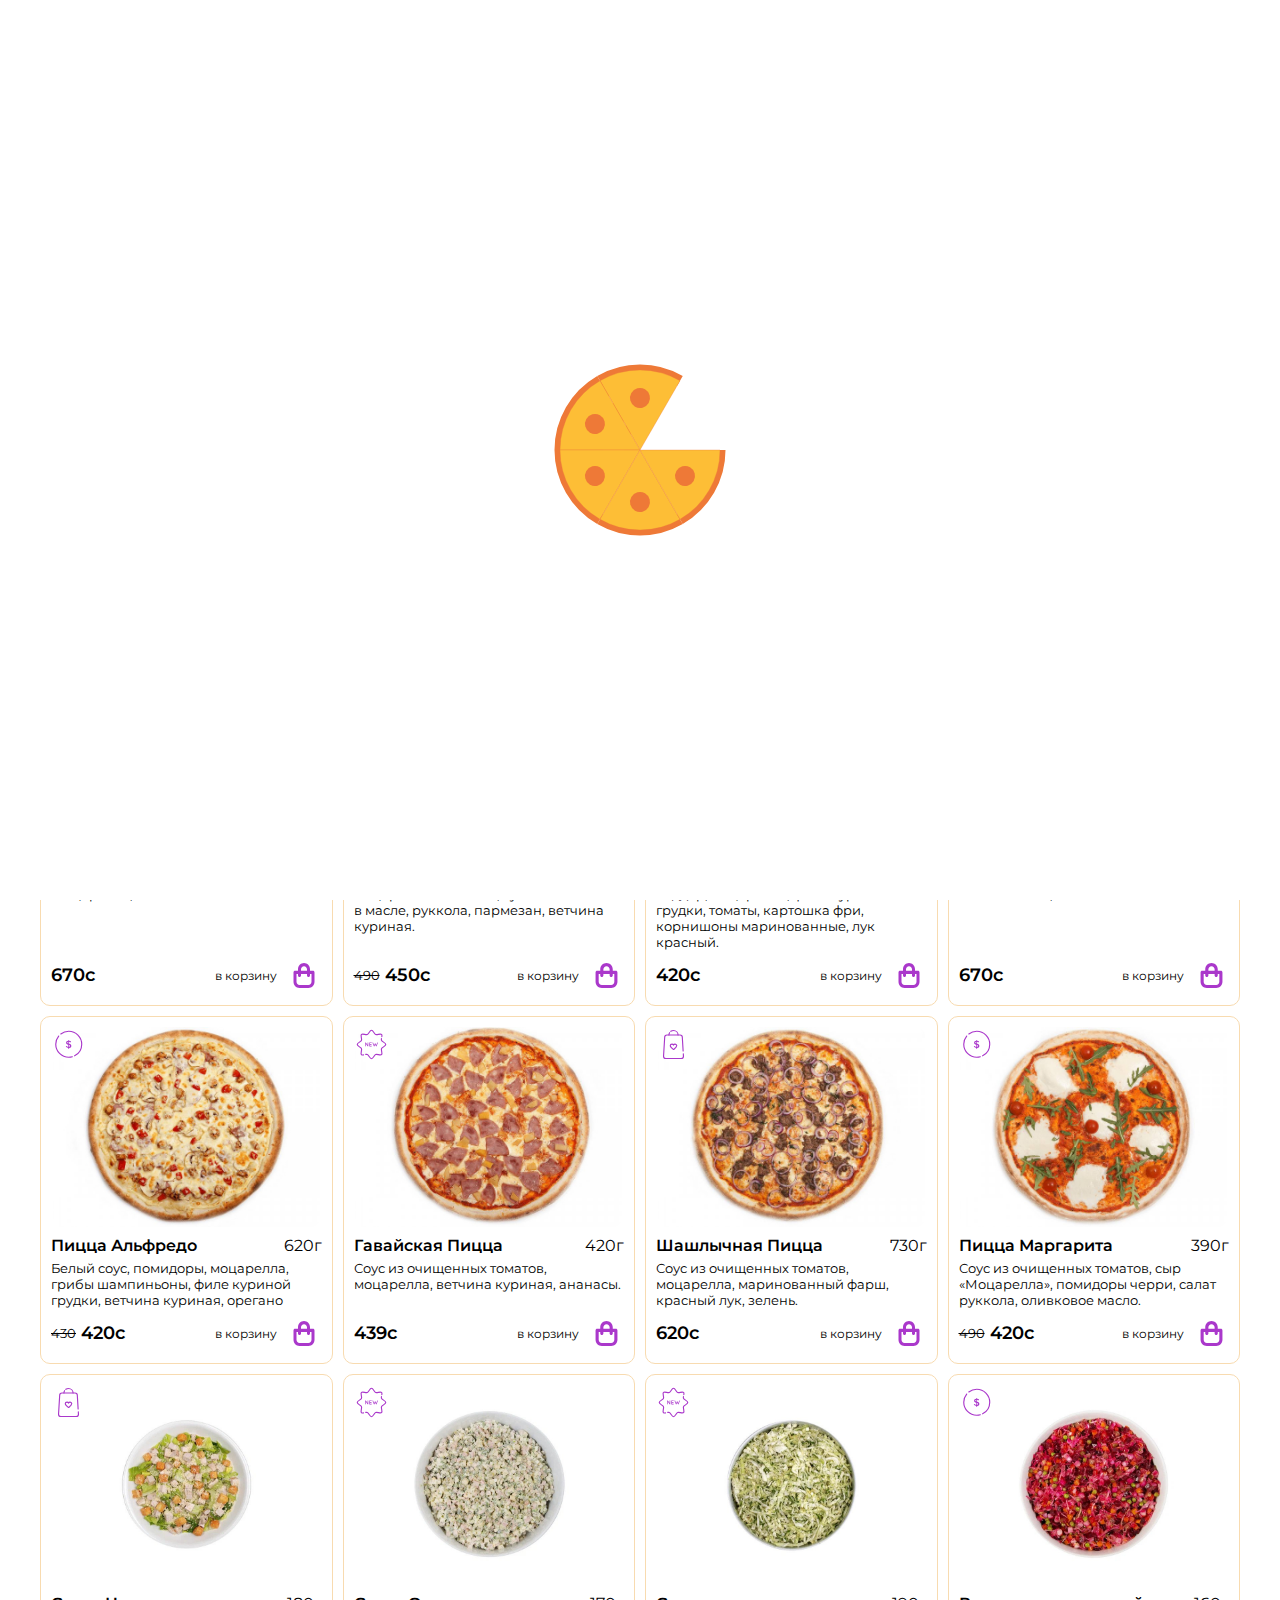
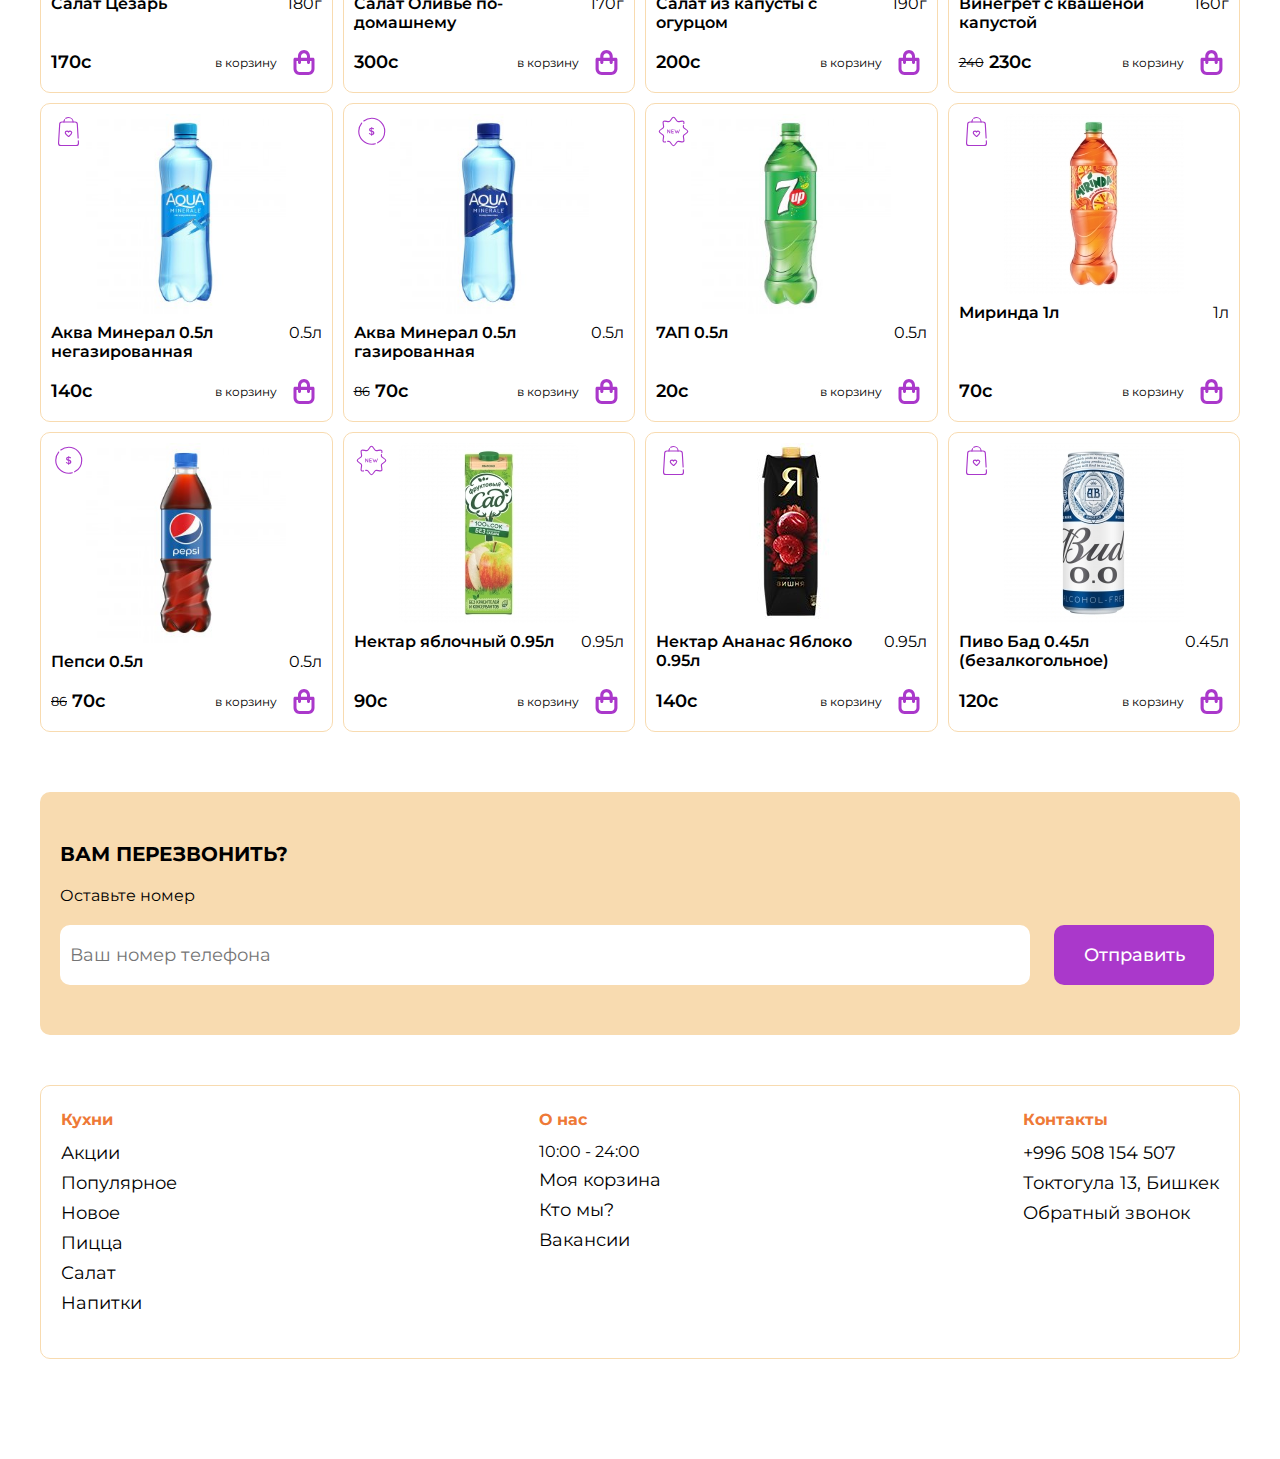
<file: index.html>
<!DOCTYPE html>
<html lang="en">

<head>
    <meta charset="UTF-8">
    <meta name="viewport" content="width=device-width, initial-scale=1.0">
    <link rel="shortcut icon" type="image/png" href="./content/icons/logo.svg">
    <title>pizpizza</title>
    <link rel="stylesheet" href="./assets/css/glide.core.min.css">
    <link rel="stylesheet" href="./assets/css/glide.theme.min.css">
    <link rel="stylesheet" href="./assets/css/base.css">
    <link rel="stylesheet" href="./assets/css/index.css">
</head>

<body class="scrollable">

    <div class="preloader">
        <canvas id="pizza"></canvas>
    </div>

    <nav>
        <a href="./index.html" class="logo">
            <img src="./content/icons/logo.svg" alt="">
        </a>
        <a href="./cart.html" class="cart_btn">
            <span class="total_count"></span>
            <img src="./content/icons/cart.svg" alt="cart">
        </a>
        <div class="call_btn">
            <div class="call_block">
                <span class="call"><img src="./content/icons/call_btn.svg" alt="mobile"></span>
                <div class="networks">
                    <a href="tel:+996508154507"><img src="./content/icons/call.svg" alt="phone"></a>
                    <a href="mailto:khantorot@gmail.com"><img src="./content/icons/mail.svg" alt="mail"></a>
                    <a href="https://wa.me/+996508154507?text=Привет%20хочу%piz%20pizza" target="_blank"><img
                            src="./content/icons/whatsapp.svg" alt="whatsapp"></a>
                </div>
            </div>
        </div>
        <div class="menu_btn"><span></span></div>
        <div class="menu">
            <div class="menu_catolog_list">
                <a href="#catolog_list" class="catolog_elem" data-name="discount">Акции</a>
                <a href="#catolog_list" class="catolog_elem" data-name="popular">Популярное</a>
                <a href="#catolog_list" class="catolog_elem" data-name="new">Новое</a>
                <a href="#catolog_list" class="catolog_elem" data-name="pizza">Пицца</a>
                <a href="#catolog_list" class="catolog_elem" data-name="salad">Салат</a>
                <a href="#catolog_list" class="catolog_elem" data-name="drink">Напитки</a>
            </div>
            <div class="menu_contact_list">
                <p>10:00 - 24:00 | Пн - Вс</p>
                <a href="tel:+996508154507">+996 508 154 507</a>
                <a href="./cart.html">Корзина</a>
                <a href="./about.html">Кто мы?</a>
                <a href="https://2gis.kg/bishkek/search/%D0%A2%D0%BE%D0%BA%D1%82%D0%BE%D0%B3%D1%83%D0%BB%D0%B0%2013%2C%20%D0%91%D0%B8%D1%88%D0%BA%D0%B5%D0%BA?m=74.461443%2C42.866294%2F15.67" target="_blank">Токтогула 13, Бишкек</a>
                <a href="#callback_anchor">Обратный звонок</a>
            </div>
        </div>
    </nav>
    <div class="container">
        <header>
            <div class="glide_banner">
                <div class="glide__track" data-glide-el="track">
                    <ul class="glide__slides">
                        <li class="glide__slide">
                            <div class="banner">
                                <img src="./content/images/glide.jpg" alt="slide">
                            </div>
                        </li>
                        <li class="glide__slide">
                            <div class="banner">
                                <img src="./content/images/glde1.jpg" alt="slide">
                            </div>
                        </li>
                        <li class="glide__slide">
                            <div class="banner">
                                <img src="./content/images/glide2.jpg" alt="slide">
                            </div>
                        </li>
                    </ul>
                </div>
            </div>
        </header>
        <section class="catolog_content">
            <a name="catolog_list" id="catolog_list"></a>
            <div class="catolog_list">
                <a href="#catolog_list" class="catolog_elem" data-name="all">Все</a>
                <a href="#catolog_list" class="catolog_elem" data-name="discount">Акции</a>
                <a href="#catolog_list" class="catolog_elem" data-name="popular">Популярное</a>
                <a href="#catolog_list" class="catolog_elem" data-name="new">Новое</a>
                <a href="#catolog_list" class="catolog_elem" data-name="pizza">Пицца</a>
                <a href="#catolog_list" class="catolog_elem" data-name="salad">Салат</a>
                <a href="#catolog_list" class="catolog_elem" data-name="drink">Напитки</a>
            </div>
        </section>
        <section class="product_section">
            <h2 class="product_title"></h2>
            <div class="product_container"></div>
        </section>
        <section class="callback_section">
            <a name="callback_anchor" id="callback_anchor"></a>
            <h2>Вам перезвонить?</h2>
            <h4>Оставьте номер</h4>
            <form action="">
                <input type="text" placeholder="Ваш номер телефона">
                <button>Отправить</button>
            </form>
        </section>
        <footer>
            <div class="contact_boxes">
                <ul>
                    <h4>Кухни</h4>
                    <li><a href="#catolog_list" class="catolog_elem" data-name="discount">Акции</a></li>
                    <li><a href="#catolog_list" class="catolog_elem" data-name="popular">Популярное</a></li>
                    <li><a href="#catolog_list" class="catolog_elem" data-name="new">Новое</a></li>
                    <li><a href="#catolog_list" class="catolog_elem" data-name="pizza">Пицца</a></li>
                    <li><a href="#catolog_list" class="catolog_elem" data-name="salad">Салат</a></li>
                    <li><a href="#catolog_list" class="catolog_elem" data-name="drink">Напитки</a></li>
                </ul>
                <ul>
                    <h4>О нас</h4>
                    <li>
                        <p>10:00 - 24:00</p>
                    </li>
                    <li><a href="./cart.html">Моя корзина</a></li>
                    <li><a href="./about.html">Кто мы?</a></li>
                    <li><a href="https://bishkek.headhunter.kg/" target="_blank">Вакансии</a></li>
                </ul>
                <ul>
                    <h4>Контакты</h4>
                    <li><a href="tel:+996508154507">+996 508 154 507</a></li>
                    <li><a href="https://2gis.kg/bishkek/search/%D0%A2%D0%BE%D0%BA%D1%82%D0%BE%D0%B3%D1%83%D0%BB%D0%B0%2013%2C%20%D0%91%D0%B8%D1%88%D0%BA%D0%B5%D0%BA?m=74.461443%2C42.866294%2F15.67" target="_blank">Токтогула 13, Бишкек</a></li>
                    <li><a href="#callback_anchor">Обратный звонок</a></li>
                </ul>
            </div>
        </footer>
    </div>

    <script src="./assets/js/glide.min.js"></script>
    <script src="./assets/js/data.js"></script>
    <script src="./assets/js/script.js"></script>
    <script src="./assets/js/index.js"></script>
</body>

</html>
</file>
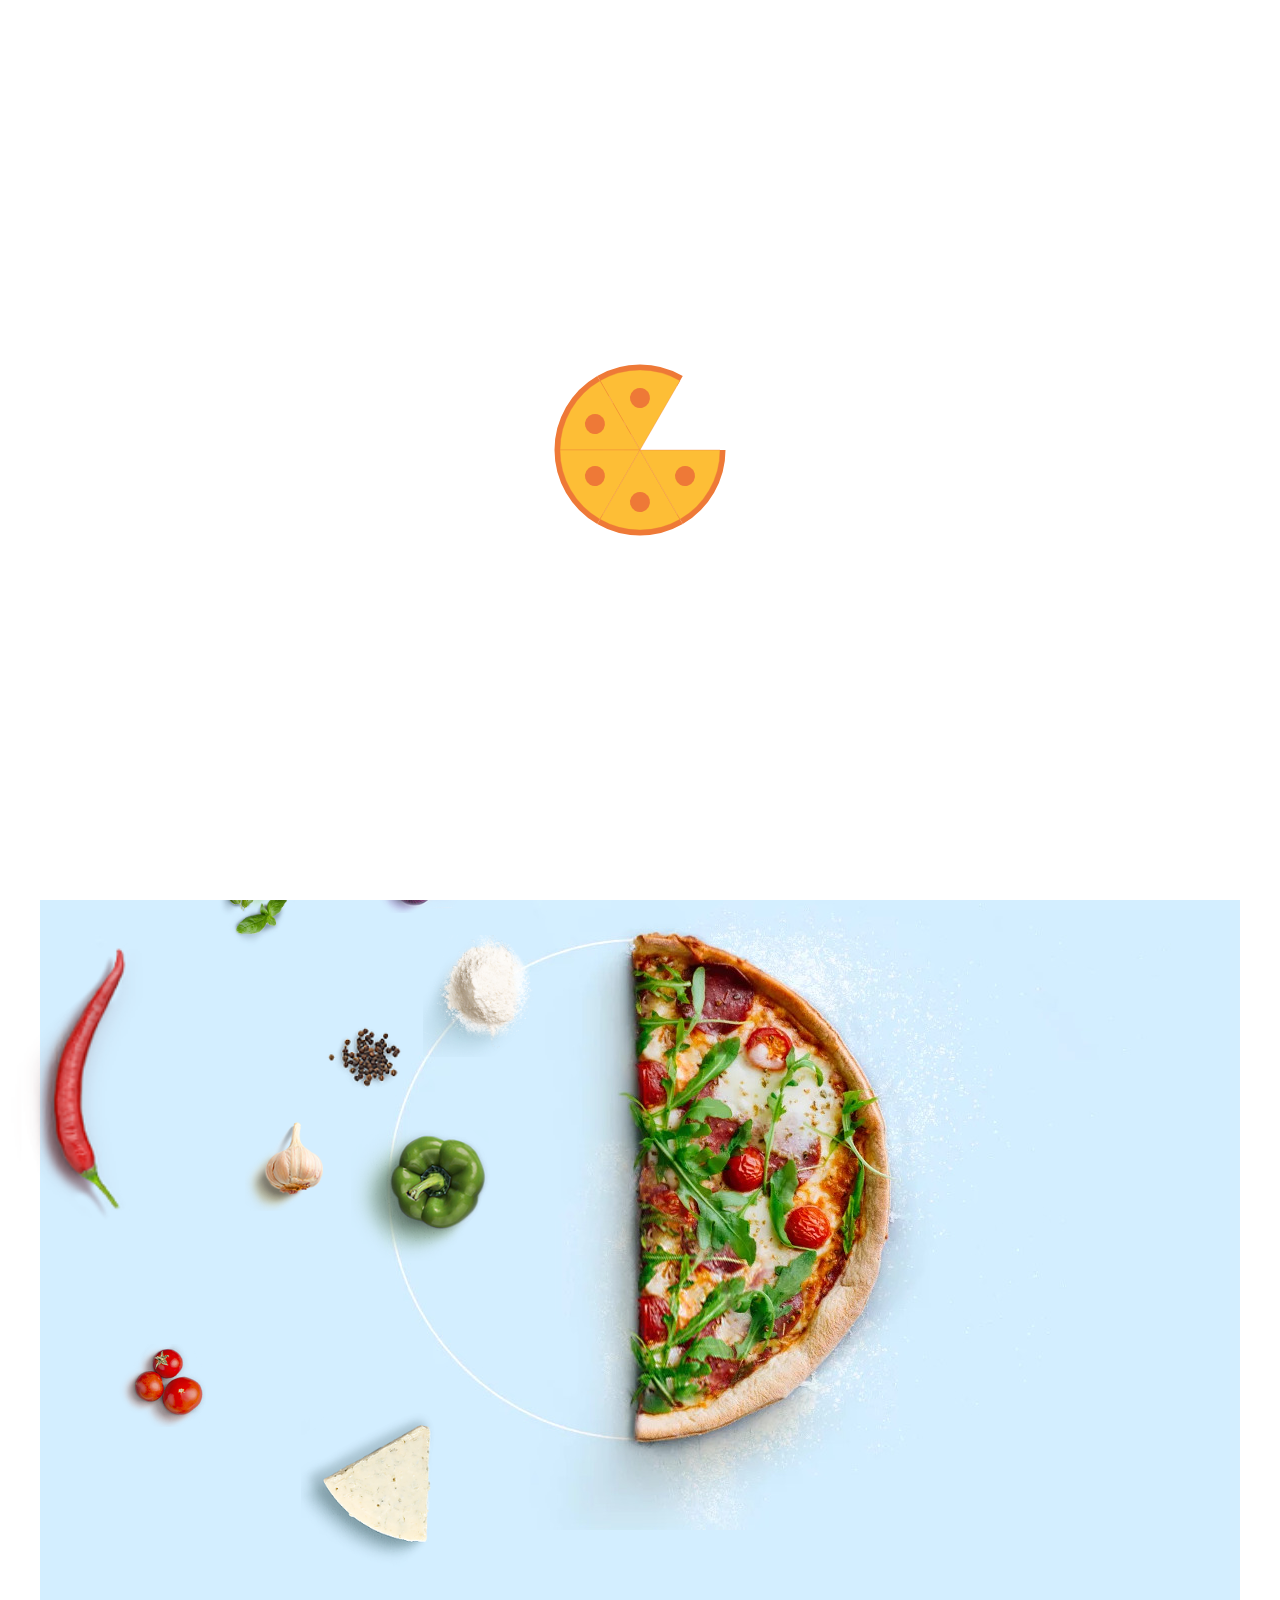
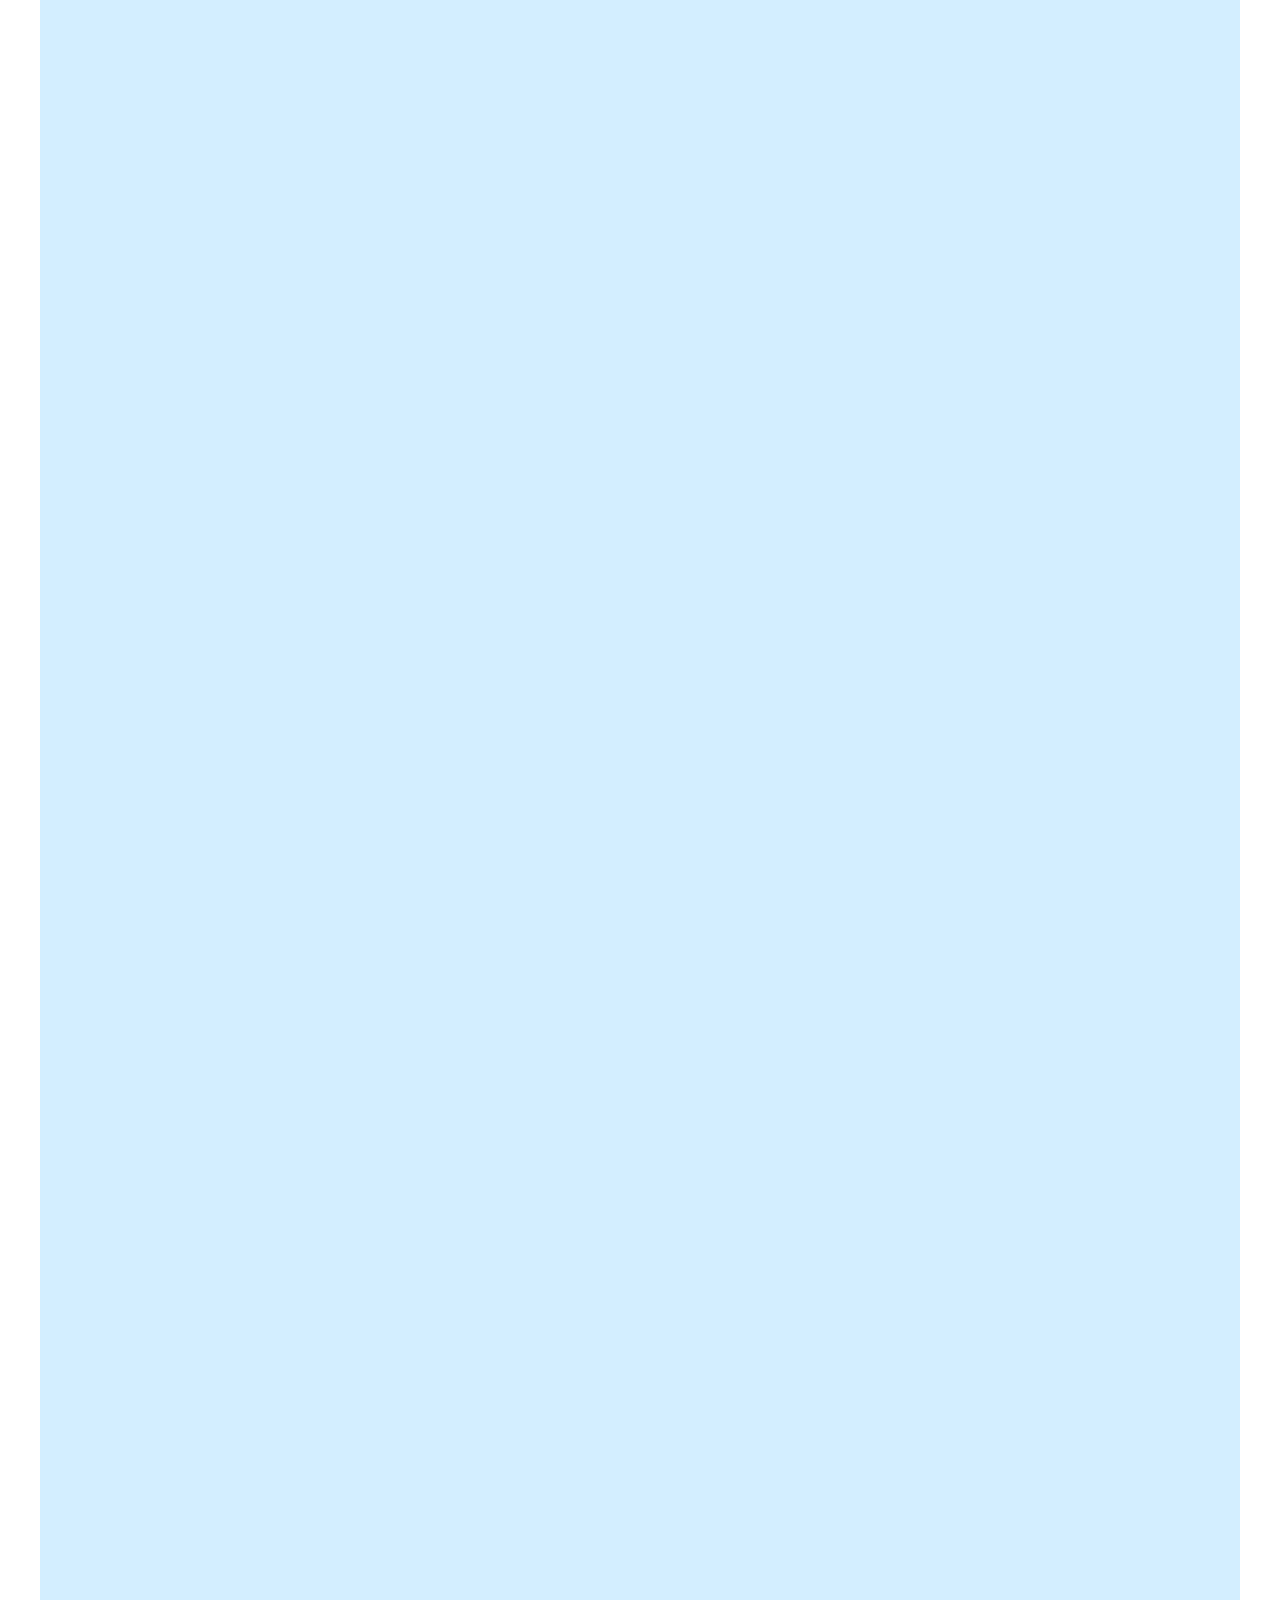
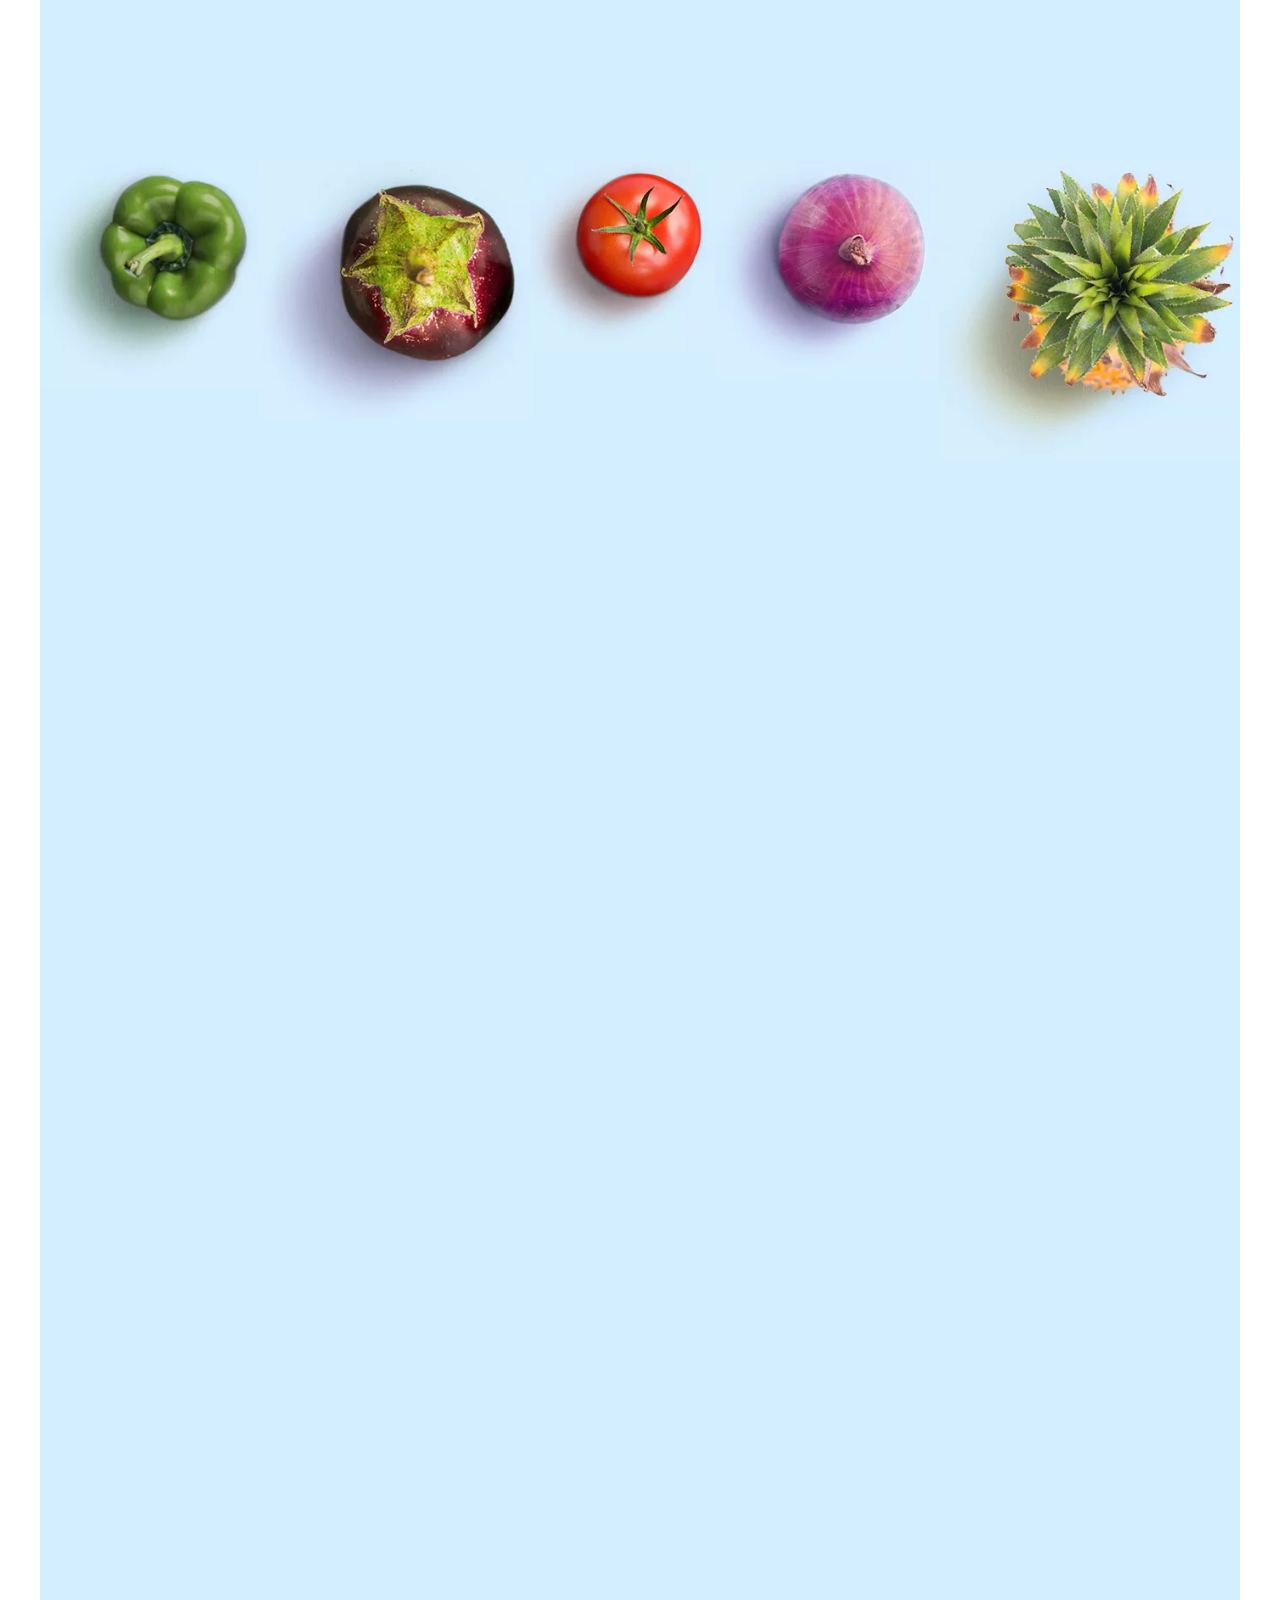
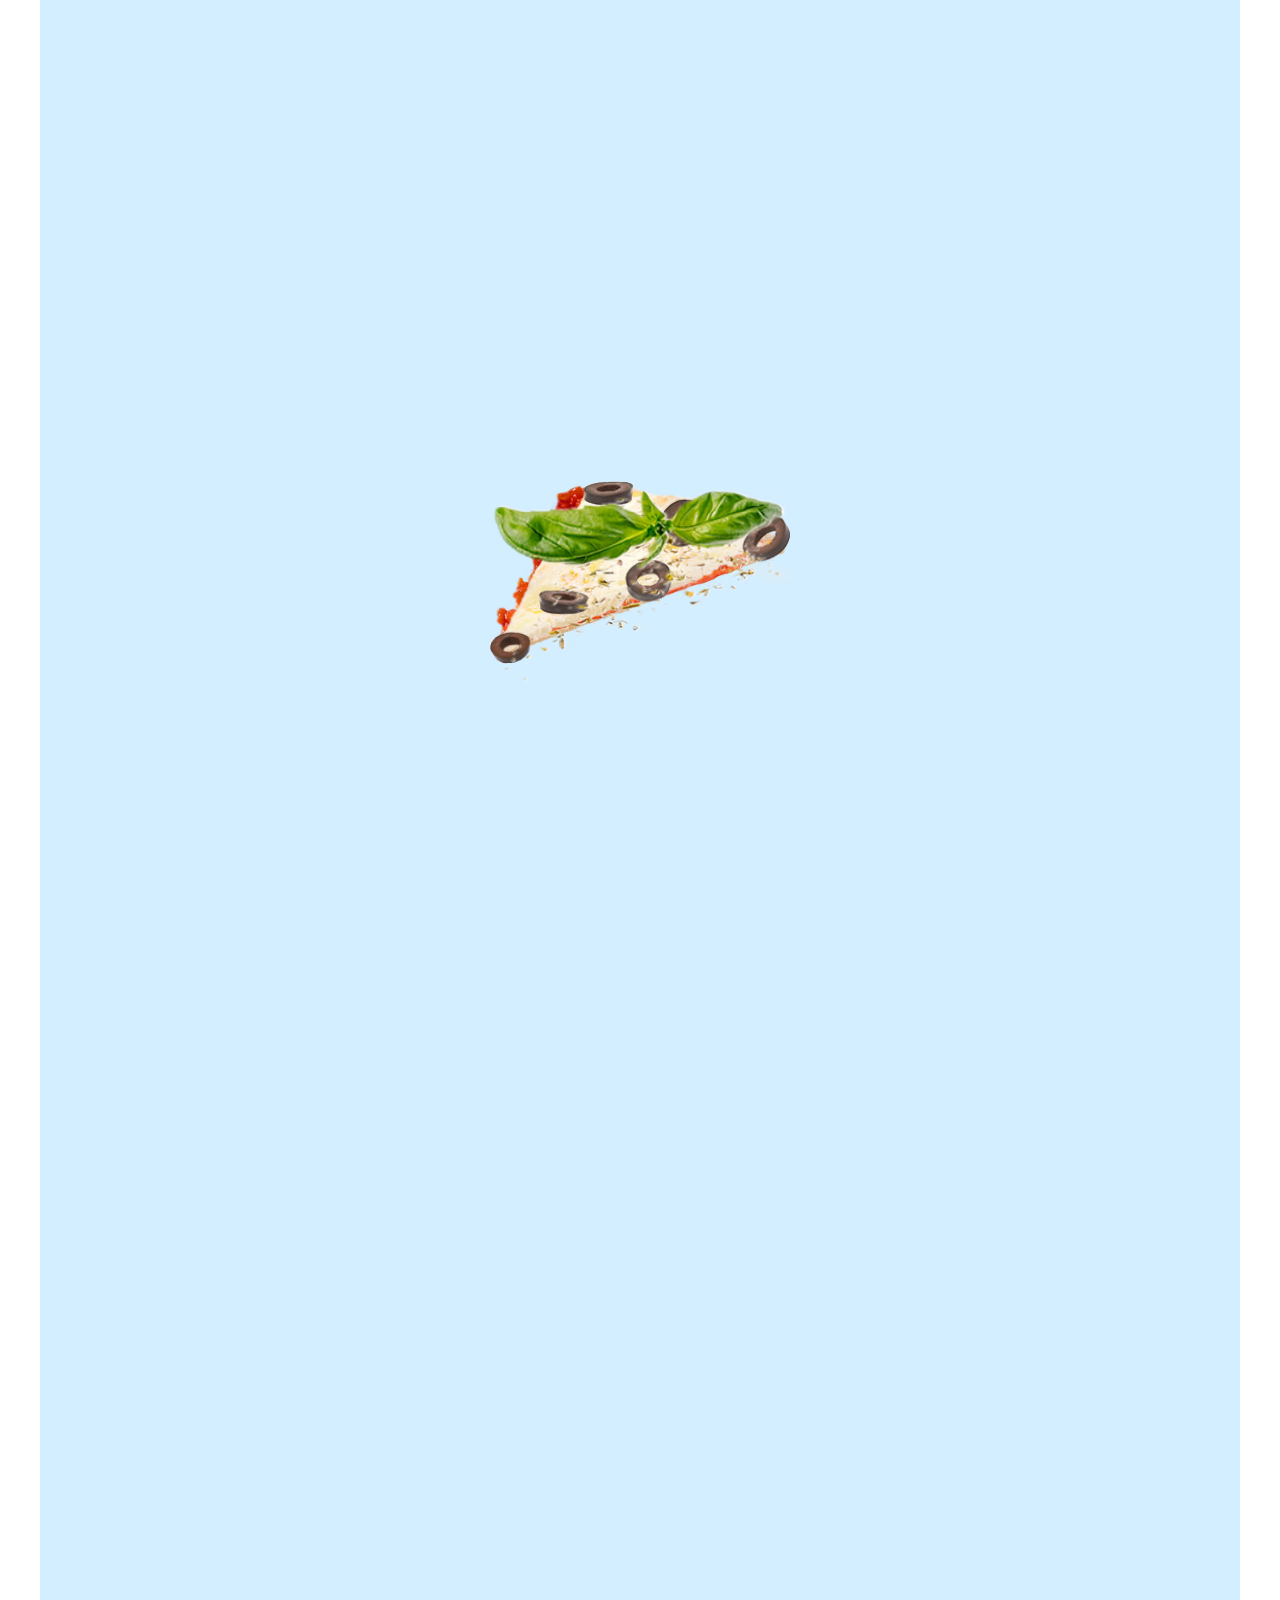
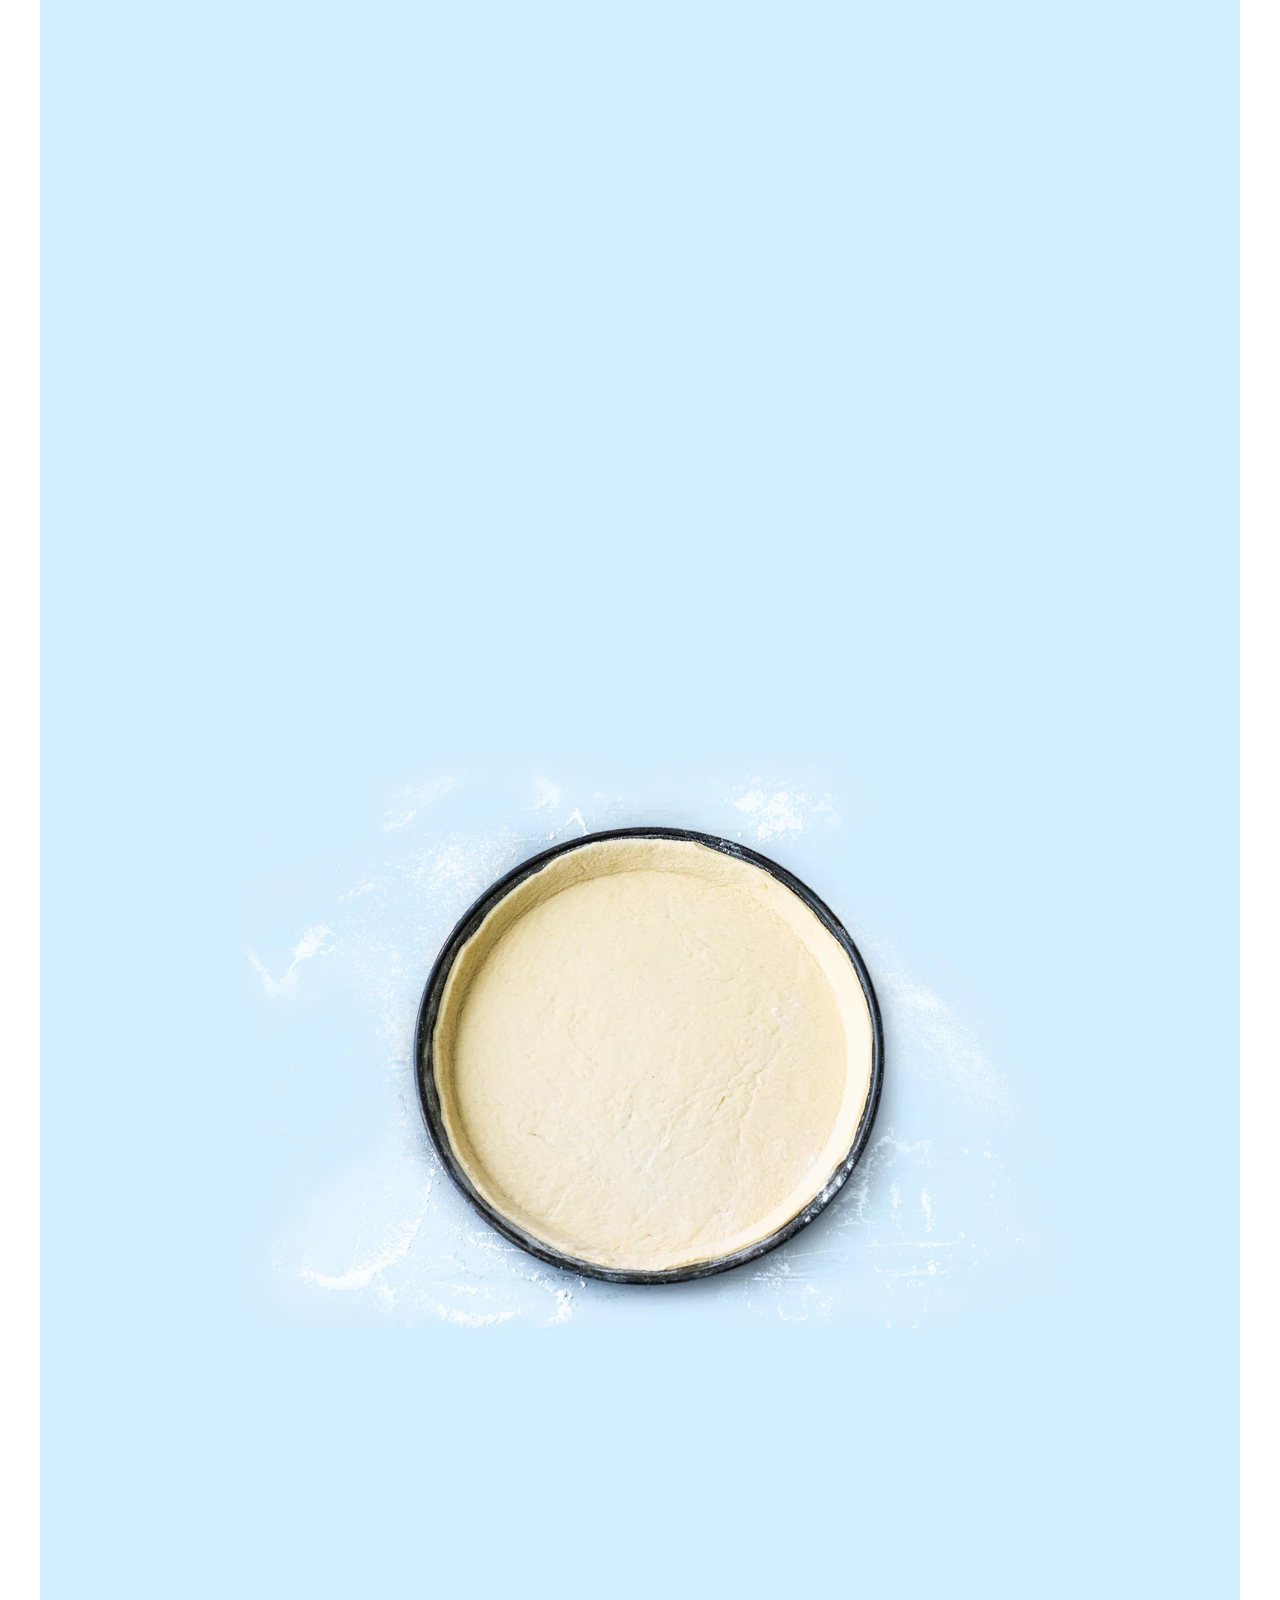
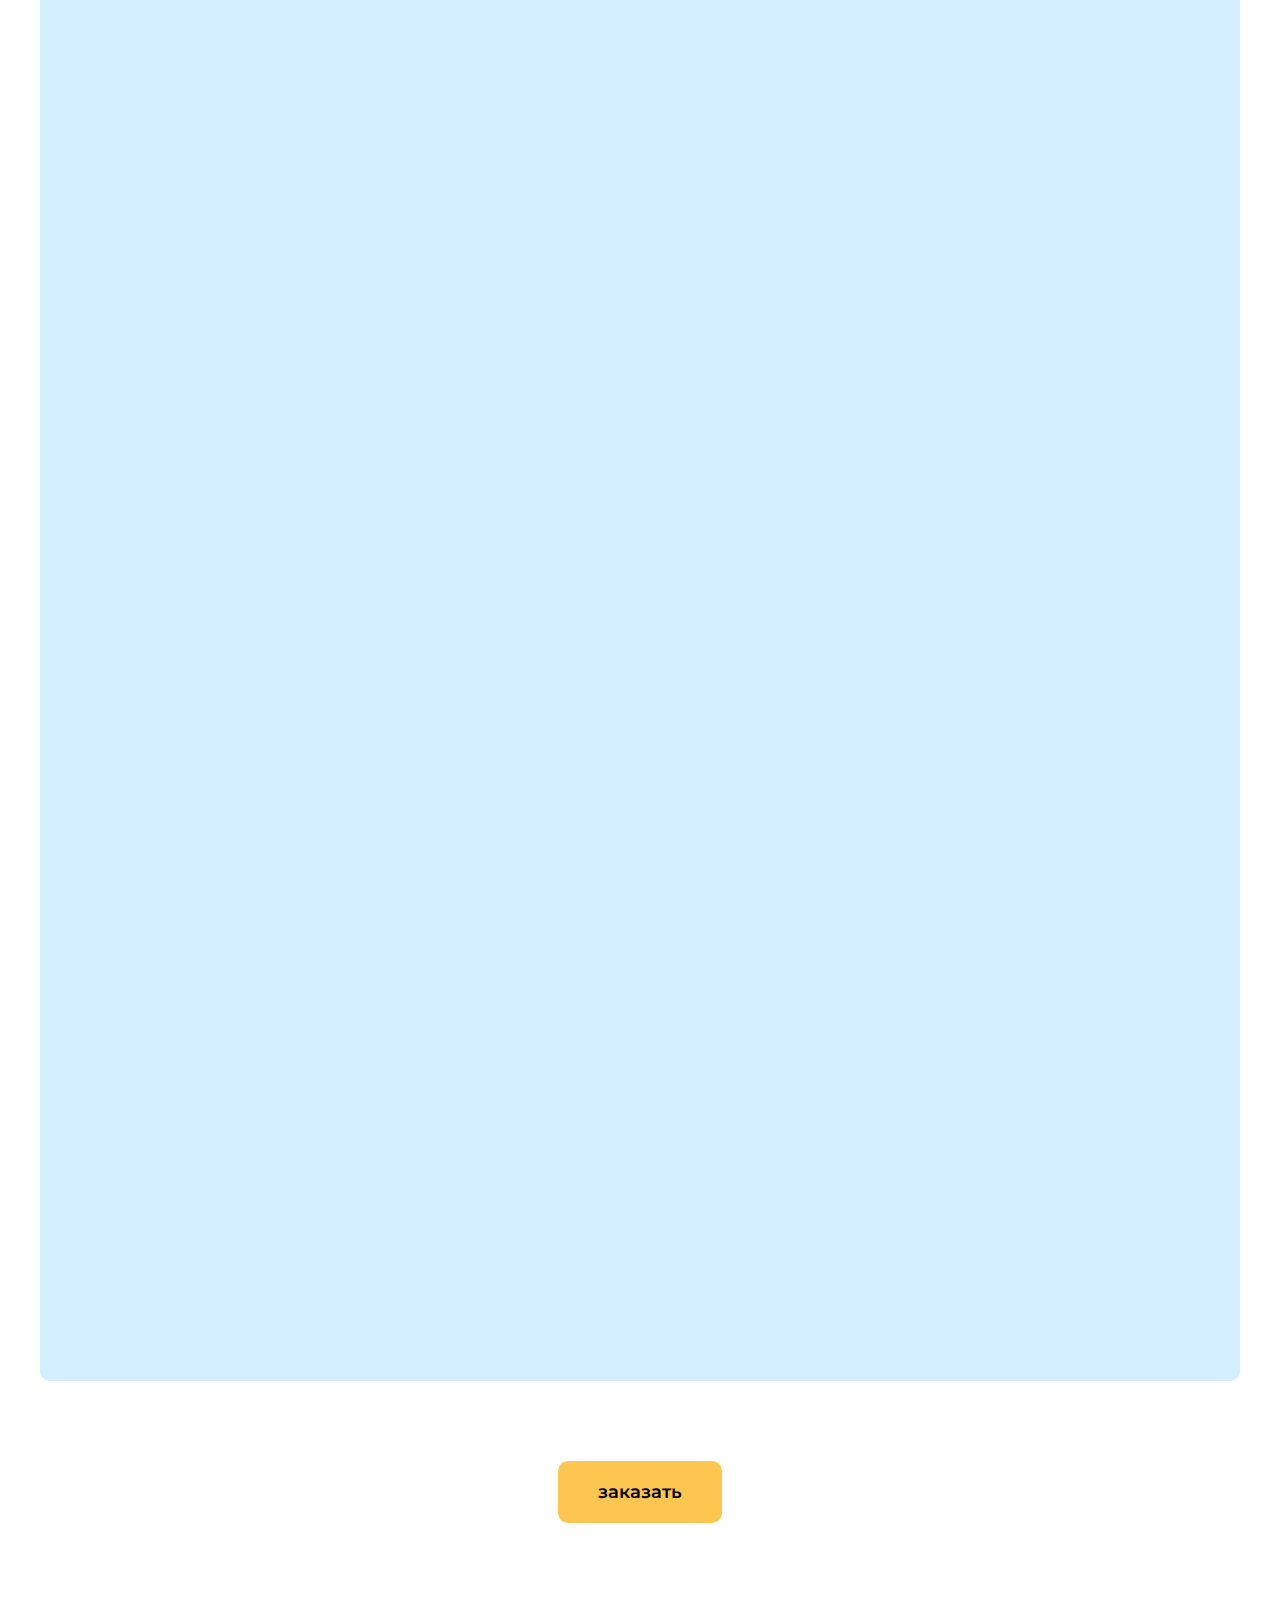
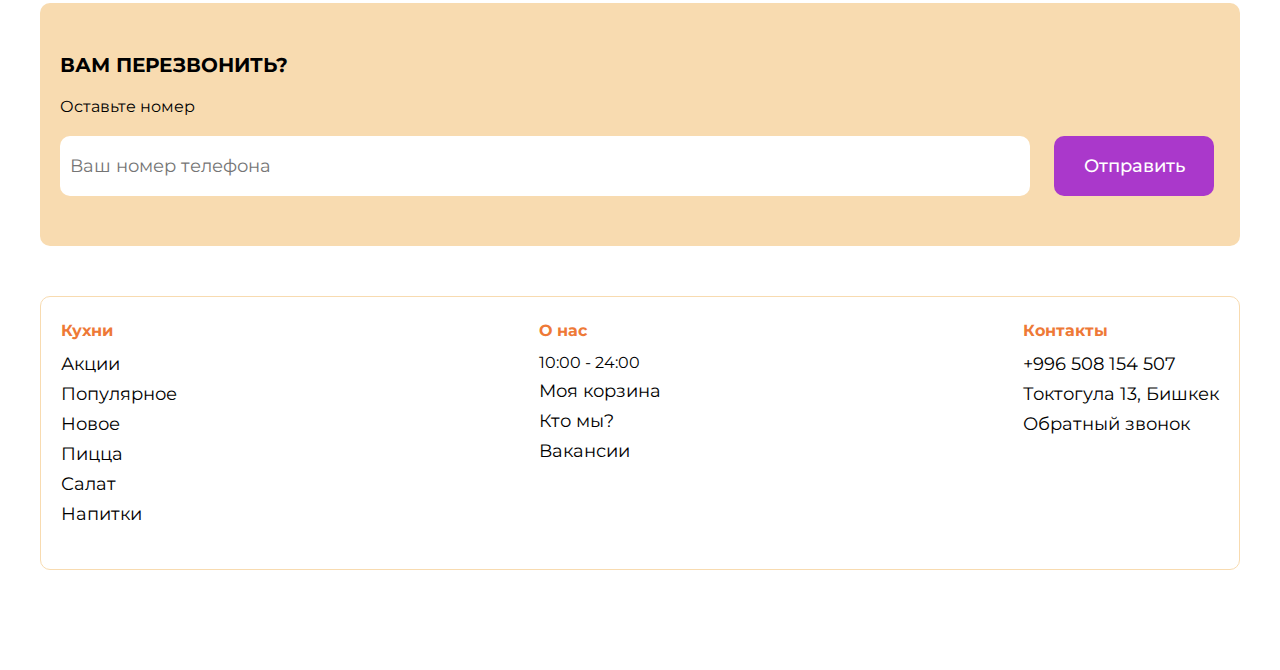
<file: about.html>
<!DOCTYPE html>
<html lang="en">

<head>
	<meta charset="UTF-8">
	<meta name="viewport" content="width=device-width, initial-scale=1.0">
	<link rel="shortcut icon" type="image/png" href="./content/icons/logo.svg">
	<title>pizpizza о нас</title>
	<link rel="stylesheet" href="./assets/css/base.css">
	<link rel="stylesheet" href="./assets/css/about.css">
</head>

<body class="scrollable">

	<div class="preloader">
		<canvas id="pizza"></canvas>
	</div>

	<nav>
		<a href="./index.html" class="logo">
			<img src="./content/icons/logo.svg" alt="">
		</a>
		<a href="./cart.html" class="cart_btn">
			<span class="total_count"></span>
			<img src="./content/icons/cart.svg" alt="cart">
		</a>
		<div class="call_btn">
			<div class="call_block">
				<span class="call"><img src="./content/icons/call_btn.svg" alt="mobile"></span>
				<div class="networks">
					<a href="tel:+996508154507"><img src="./content/icons/call.svg" alt="phone"></a>
					<a href="mailto:khantorot@gmail.com"><img src="./content/icons/mail.svg" alt="mail"></a>
					<a href="https://wa.me/+996508154507?text=Привет%20хочу%20piz%20pizza" target="_blank"><img
							src="./content/icons/whatsapp.svg" alt="whatsapp"></a>
				</div>
			</div>
		</div>
		<div class="menu_btn"><span></span></div>
		<div class="menu">
			<div class="menu_catolog_list">
				<a href="./index.html#catolog_list" class="catolog_elem" data-name="discount">Акции</a>
				<a href="./index.html#catolog_list" class="catolog_elem" data-name="popular">Популярное</a>
				<a href="./index.html#catolog_list" class="catolog_elem" data-name="new">Новое</a>
				<a href="./index.html#catolog_list" class="catolog_elem" data-name="pizza">Пицца</a>
				<a href="./index.html#catolog_list" class="catolog_elem" data-name="salad">Салат</a>
				<a href="./index.html#catolog_list" class="catolog_elem" data-name="drink">Напитки</a>
			</div>
			<div class="menu_contact_list">
				<p>10:00 - 24:00 | Пн - Вс</p>
				<a href="tel:+996508154507">+996 700 132 324</a>
				<a href="./cart.html">Корзина</a>
				<a href="./about.html">Кто мы?</a>
				<a href="https://2gis.kg/bishkek/search/%D0%A2%D0%BE%D0%BA%D1%82%D0%BE%D0%B3%D1%83%D0%BB%D0%B0%2013%2C%20%D0%91%D0%B8%D1%88%D0%BA%D0%B5%D0%BA?m=74.461443%2C42.866294%2F15.67"
					target="_blank">Токтогула 13, Бишкек</a>
				<a href="#callback_anchor">Обратный звонок</a>
			</div>
		</div>
	</nav>
	<div class="container">
		<section class="about_section">
			<h2>Вкусная еда с доставкой в Бишкеке</h2>
			<p>Еда, приготовленная с душой, всегда только свежие продукты, увлечённые своим делом повара, интересное и
				разнообразное меню для гурманов и ценителей классики — PizPizza предлагает жителям города попробовать
				блюда разных кухонь мира и оценить преимущества нашего сервиса.</p>
			<h4>Если хочется заказать еду с доставкой домой или в офис, заходите на
				<a href="./index.html">pizpizza.com</a>
			</h4>
			<ul>
				<p>Кухни, блюда которых вы можете попробовать:</p>
				<li><a href="./index.html#catolog_list" class="catolog_elem" data-name="pizza">- Пицца</a></li>
				<li><a href="./index.html#catolog_list" class="catolog_elem" data-name="salad">- Салат</a></li>
				<li><a href="./index.html#catolog_list" class="catolog_elem" data-name="drink">- Напитки</a></li>
			</ul>
			<p>Повара PizPizza готовят по традиционным и классическим рецептам, а также воплощают собственные
				кулинарные идеи. Мы постоянно растём и развиваемся, добавляя в меню новые интересные позиции и
				совершенствуя условия обслуживания, будь то доставка готовой еды на дом клиенту или в офис для
				корпоративного праздника.</p>
			<h4>Удобная оплата и быстрая доставка в течение часа, Курьеры PizPizza привезут горячие и очень аппетитные
				блюда в течение часа, а в некоторые районы города в течение полутора часов. Блюда остаются горячими, а
				прохладительные напитки по-настоящему прохладительными благодаря использованию специальных термосумок.
				Что бы вы ни заказали — пиццу, бургер, Wok или десерт, мы работаем с 10:00 до 23:30, быстро обрабатываем
				заявки и привозим по указанному адресу. В PizPizza бесплатная доставка еды от 400 сомов в течение
				полутора часов. Чтобы заказать еду с бесплатной доставкой, позвоните нам по телефону, закажите обратный звонок или оставьте заказ на сайте.</h4>
		</section>
		<section class="animated_section">
			<section class="first-section">
				<div class="images-wrapper">
					<img class="section_1_bg" src="./content/images/section_1_bg.jpg" />
					<div class="ingredient-images">
						<img class="section_1_01" src="./content/images/section_1_01.jpg" />
						<img class="section_1_02" src="./content/images/section_1_02.jpg" />
						<img class="section_1_03" src="./content/images/section_1_03.jpg" />
						<img class="section_1_04" src="./content/images/section_1_04.jpg" />
						<img class="section_1_05" src="./content/images/section_1_05.jpg" />
						<img class="section_1_06" src="./content/images/section_1_06.jpg" />
						<img class="section_1_07" src="./content/images/section_1_07.jpg" />
						<img class="section_1_08" src="./content/images/section_1_08.jpg" />
						<img class="section_1_09" src="./content/images/section_1_09.jpg" />
					</div>
				</div>
			</section>
			<section class="second-section">
				<div class="images-wrapper bottom">
					<div class="image-container">
						<img class="section_2_06" src="./content/images/section_2_06.jpg" />
					</div>
					<div class="image-container">
						<img class="section_2_07" src="./content/images/section_2_07.jpg" />
					</div>
					<div class="image-container">
						<img class="section_2_08" src="./content/images/section_2_08.jpg" />
					</div>
					<div class="image-container">
						<img class="section_2_09" src="./content/images/section_2_09.jpg" />
					</div>
					<div class="image-container">
						<img class="section_2_10" src="./content/images/section_2_10.jpg" />
					</div>
				</div>
				<div class="images-wrapper top">
					<div class="image-container">
						<img class="section_2_01" src="./content/images/section_2_01.jpg" />
					</div>
					<div class="image-container">
						<img class="section_2_02" src="./content/images/section_2_02.jpg" />
					</div>
					<div class="image-container">
						<img class="section_2_03" src="./content/images/section_2_03.jpg" />
					</div>
					<div class="image-container">
						<img class="section_2_04" src="./content/images/section_2_04.jpg" />
					</div>
					<div class="image-container">
						<img class="section_2_05" src="./content/images/section_2_05.jpg" />
					</div>
				</div>
			</section>
			<section class="third-section">
				<div class="images-wrapper">
					<img class="section_3_06" src="./content/images/section_3_06.jpg" />
					<img class="section_3_05" src="./content/images/section_3_05.jpg" />
					<img class="section_3_04" src="./content/images/section_3_04.jpg" />
					<img class="section_3_03" src="./content/images/section_3_03.jpg" />
					<img class="section_3_02" src="./content/images/section_3_02.jpg" />
					<img class="section_3_01" src="./content/images/section_3_01.jpg" />
				</div>
			</section>
			<section class="forth-section">
				<div class="images-wrapper">
					<img class="section_4_01" src="./content/images/section_4_01.jpg" />
					<img class="section_4_02" src="./content/images/section_4_02.jpg" />
					<img class="section_4_03" src="./content/images/section_4_03.jpg" />
					<img class="section_4_04" src="./content/images/section_4_04.jpg" />
				</div>
			</section>
		</section>
		<section>
			<a href="./index.html" class="back_btn">заказать</a>
		</section>
		<section class="callback_section">
			<a name="callback_anchor" id="callback_anchor"></a>
			<h2>Вам перезвонить?</h2>
			<h4>Оставьте номер</h4>
			<form action="">
				<input type="text" placeholder="Ваш номер телефона">
				<button>Отправить</button>
			</form>
		</section>
		<footer>
			<div class="contact_boxes">
				<ul>
					<h4>Кухни</h4>
					<li><a href="./index.html#catolog_list" class="catolog_elem" data-name="discount">Акции</a></li>
					<li><a href="./index.html#catolog_list" class="catolog_elem" data-name="popular">Популярное</a></li>
					<li><a href="./index.html#catolog_list" class="catolog_elem" data-name="new">Новое</a></li>
					<li><a href="./index.html#catolog_list" class="catolog_elem" data-name="pizza">Пицца</a></li>
					<li><a href="./index.html#catolog_list" class="catolog_elem" data-name="salad">Салат</a></li>
					<li><a href="./index.html#catolog_list" class="catolog_elem" data-name="drink">Напитки</a></li>
				</ul>
				<ul>
					<h4>О нас</h4>
					<li>
						<p>10:00 - 24:00</p>
					</li>
					<li><a href="./cart.html">Моя корзина</a></li>
					<li><a href="./about.html">Кто мы?</a></li>
					<li><a href="https://bishkek.headhunter.kg/" target="_blank">Вакансии</a></li>
				</ul>
				<ul>
					<h4>Контакты</h4>
					<li><a href="tel:+996508154507">+996 508 154 507</a></li>
					<li><a
							href="https://2gis.kg/bishkek/search/%D0%A2%D0%BE%D0%BA%D1%82%D0%BE%D0%B3%D1%83%D0%BB%D0%B0%2013%2C%20%D0%91%D0%B8%D1%88%D0%BA%D0%B5%D0%BA?m=74.461443%2C42.866294%2F15.67">Токтогула
							13, Бишкек</a></li>
					<li><a href="#callback_anchor">Обратный звонок</a></li>
				</ul>
			</div>
		</footer>
	</div>

	<script src="./assets/js/tween_max_min.js"></script>
	<script src="./assets/js/scroll_magic_min.js"></script>
	<script src="./assets/js/animation_gsap_min.js"></script>
	<script src="./assets/js/script.js"></script>
	<script src="./assets/js/about.js"></script>
</body>

</html>
</file>
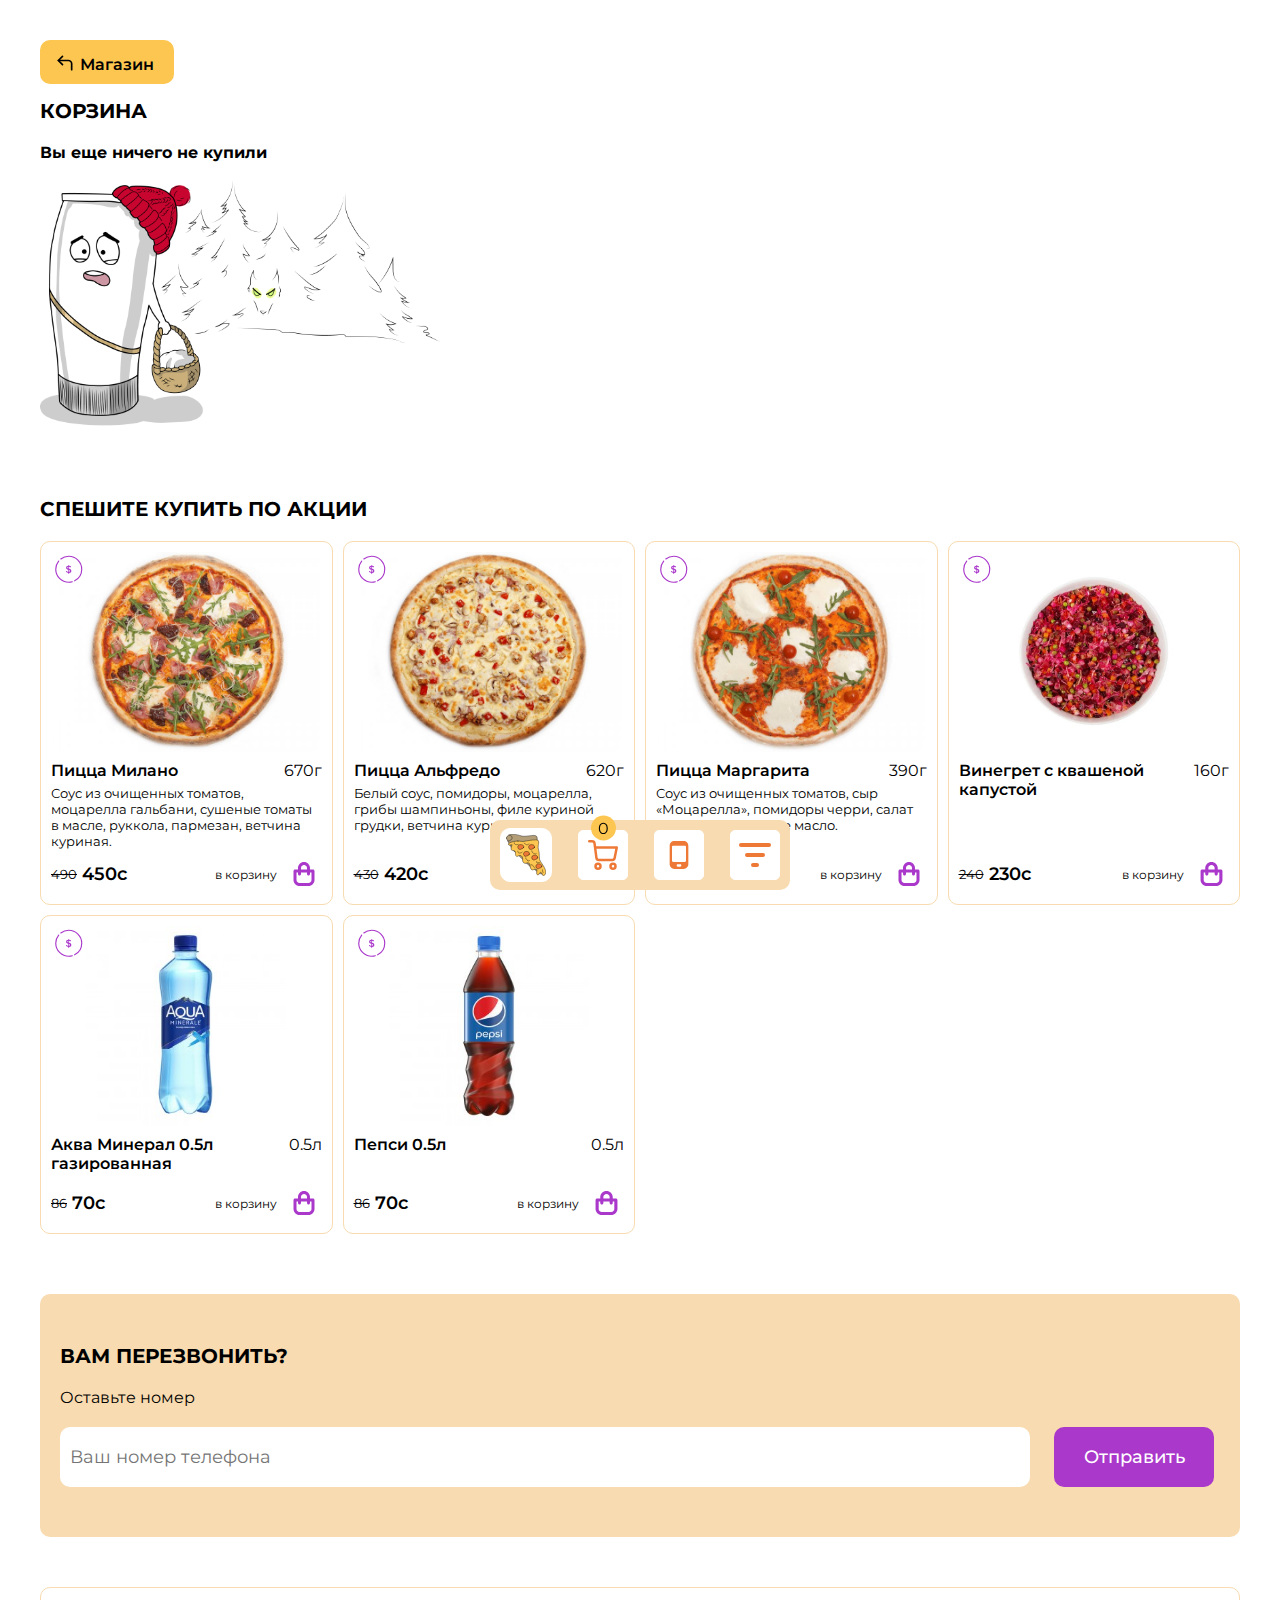
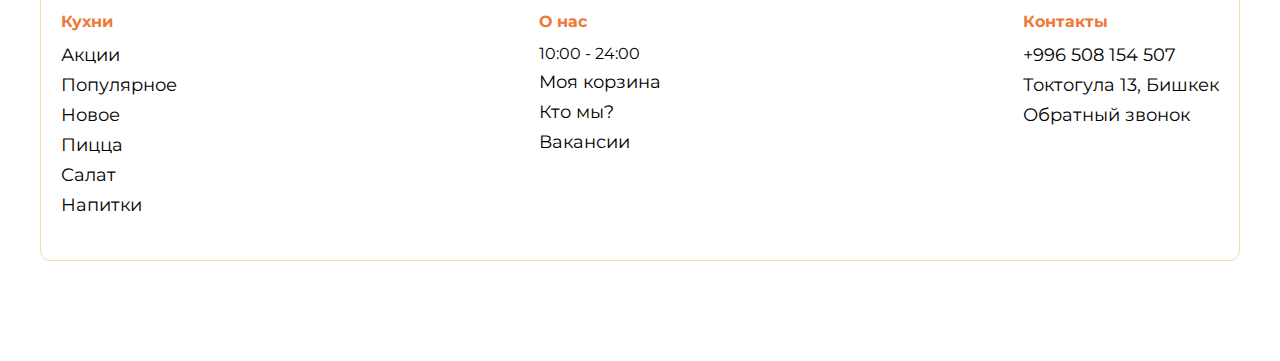
<file: cart.html>
<!DOCTYPE html>
<html lang="en">

<head>
    <meta charset="UTF-8">
    <meta name="viewport" content="width=device-width, initial-scale=1.0">
    <title>pizpizza Корзина</title>
    <link rel="shortcut icon" href="./content/icons/logo.svg" type="image/x-icon">
    <link rel="stylesheet" href="./assets/css/base.css">
    <link rel="stylesheet" href="./assets/css/cart.css">
</head>

<body>
    <div class="preloader">
        <canvas id="pizza"></canvas>
    </div>

    <nav>
        <a href="./index.html" class="logo">
            <img src="./content/icons/logo.svg" alt="">
        </a>
        <a href="./cart.html" class="cart_btn">
            <span class="total_count"></span>
            <img src="./content/icons/cart.svg" alt="cart">
        </a>
        <div class="call_btn">
            <div class="call_block">
                <span class="call"><img src="./content/icons/call_btn.svg" alt="mobile"></span>
                <div class="networks">
                    <a href="tel:+996508154507"><img src="./content/icons/call.svg" alt="phone"></a>
                    <a href="mailto:khantorot@gmail.com"><img src="./content/icons/mail.svg" alt="mail"></a>
                    <a href="https://wa.me/+996508154507?text=Привет%20хочу%piz%20pizza" target="_blank"><img
                            src="./content/icons/whatsapp.svg" alt="whatsapp"></a>
                </div>
            </div>
        </div>
        <div class="menu_btn"><span></span></div>
        <div class="menu">
            <div class="menu_catolog_list">
                <a href="./index.html#catolog_list" class="catolog_elem" data-name="discount">Акции</a>
                <a href="./index.html#catolog_list" class="catolog_elem" data-name="popular">Популярное</a>
                <a href="./index.html#catolog_list" class="catolog_elem" data-name="new">Новое</a>
                <a href="./index.html#catolog_list" class="catolog_elem" data-name="pizza">Пицца</a>
                <a href="./index.html#catolog_list" class="catolog_elem" data-name="salad">Салат</a>
                <a href="./index.html#catolog_list" class="catolog_elem" data-name="drink">Напитки</a>
            </div>
            <div class="menu_contact_list">
                <p>10:00 - 24:00 | Пн - Вс</p>
                <a href="tel:+996508154507">+996 700 132 324</a>
                <a href="./cart.html">Корзина</a>
                <a href="./about.html">Кто мы?</a>
                <a href="https://2gis.kg/bishkek/search/%D0%A2%D0%BE%D0%BA%D1%82%D0%BE%D0%B3%D1%83%D0%BB%D0%B0%2013%2C%20%D0%91%D0%B8%D1%88%D0%BA%D0%B5%D0%BA?m=74.461443%2C42.866294%2F15.67"
                    target="_blank">Токтогула 13, Бишкек</a>
                <a href="#callback_anchor">Обратный звонок</a>
            </div>
        </div>
    </nav>
    <div class="container">
        <section class="cart_content">
            <a href="./index.html" class="go_back_btn"><img src="./content/icons/arrow.svg" alt="arrow">Магазин</a>
            <h2 class="section_title">Корзина</h2>
            <div class="help_block">
                <h4>Вы еще ничего не купили</h4>
                <img src="./content/images/noproduct.png">
            </div>
            <div class="cart_list"></div>
        </section>
        <section class="total_block">
            <div>Цена без скидки<span class="total_discount"></span></div>
            <div>К оплате<span class="total_sum"></span></div>
            <a href="./checkout.html">Продолжить</a>
        </section>
        <section class="discount_content">
            <h2 class="section_title">Спешите купить по акции</h2>
            <div class="product_container"></div>
        </section>
        <section class="callback_section">
            <a name="callback_anchor" id="callback_anchor"></a>
            <h2>Вам перезвонить?</h2>
            <h4>Оставьте номер</h4>
            <form action="">
                <input type="text" placeholder="Ваш номер телефона">
                <button>Отправить</button>
            </form>
        </section>
        <footer>
            <div class="contact_boxes">
                <ul>
                    <h4>Кухни</h4>
                    <li><a href="./index.html#catolog_list" class="catolog_elem" data-name="discount">Акции</a></li>
                    <li><a href="./index.html#catolog_list" class="catolog_elem" data-name="popular">Популярное</a></li>
                    <li><a href="./index.html#catolog_list" class="catolog_elem" data-name="new">Новое</a></li>
                    <li><a href="./index.html#catolog_list" class="catolog_elem" data-name="pizza">Пицца</a></li>
                    <li><a href="./index.html#catolog_list" class="catolog_elem" data-name="salad">Салат</a></li>
                    <li><a href="./index.html#catolog_list" class="catolog_elem" data-name="drink">Напитки</a></li>
                </ul>
                <ul>
                    <h4>О нас</h4>
                    <li>
                        <p>10:00 - 24:00</p>
                    </li>
                    <li><a href="./cart.html">Моя корзина</a></li>
                    <li><a href="./about.html">Кто мы?</a></li>
                    <li><a href="https://bishkek.headhunter.kg/" target="_blank">Вакансии</a></li>
                </ul>
                <ul>
                    <h4>Контакты</h4>
                    <li><a href="tel:+996508154507">+996 508 154 507</a></li>
                    <li><a
                            href="https://2gis.kg/bishkek/search/%D0%A2%D0%BE%D0%BA%D1%82%D0%BE%D0%B3%D1%83%D0%BB%D0%B0%2013%2C%20%D0%91%D0%B8%D1%88%D0%BA%D0%B5%D0%BA?m=74.461443%2C42.866294%2F15.67">Токтогула
                            13, Бишкек</a></li>
                    <li><a href="#callback_anchor">Обратный звонок</a></li>
                </ul>
            </div>
        </footer>
    </div>
    <script src="./assets/js/data.js"></script>
    <script src="./assets/js/script.js"></script>
    <script src="./assets/js/cart.js"></script>
</body>

</html>
</file>
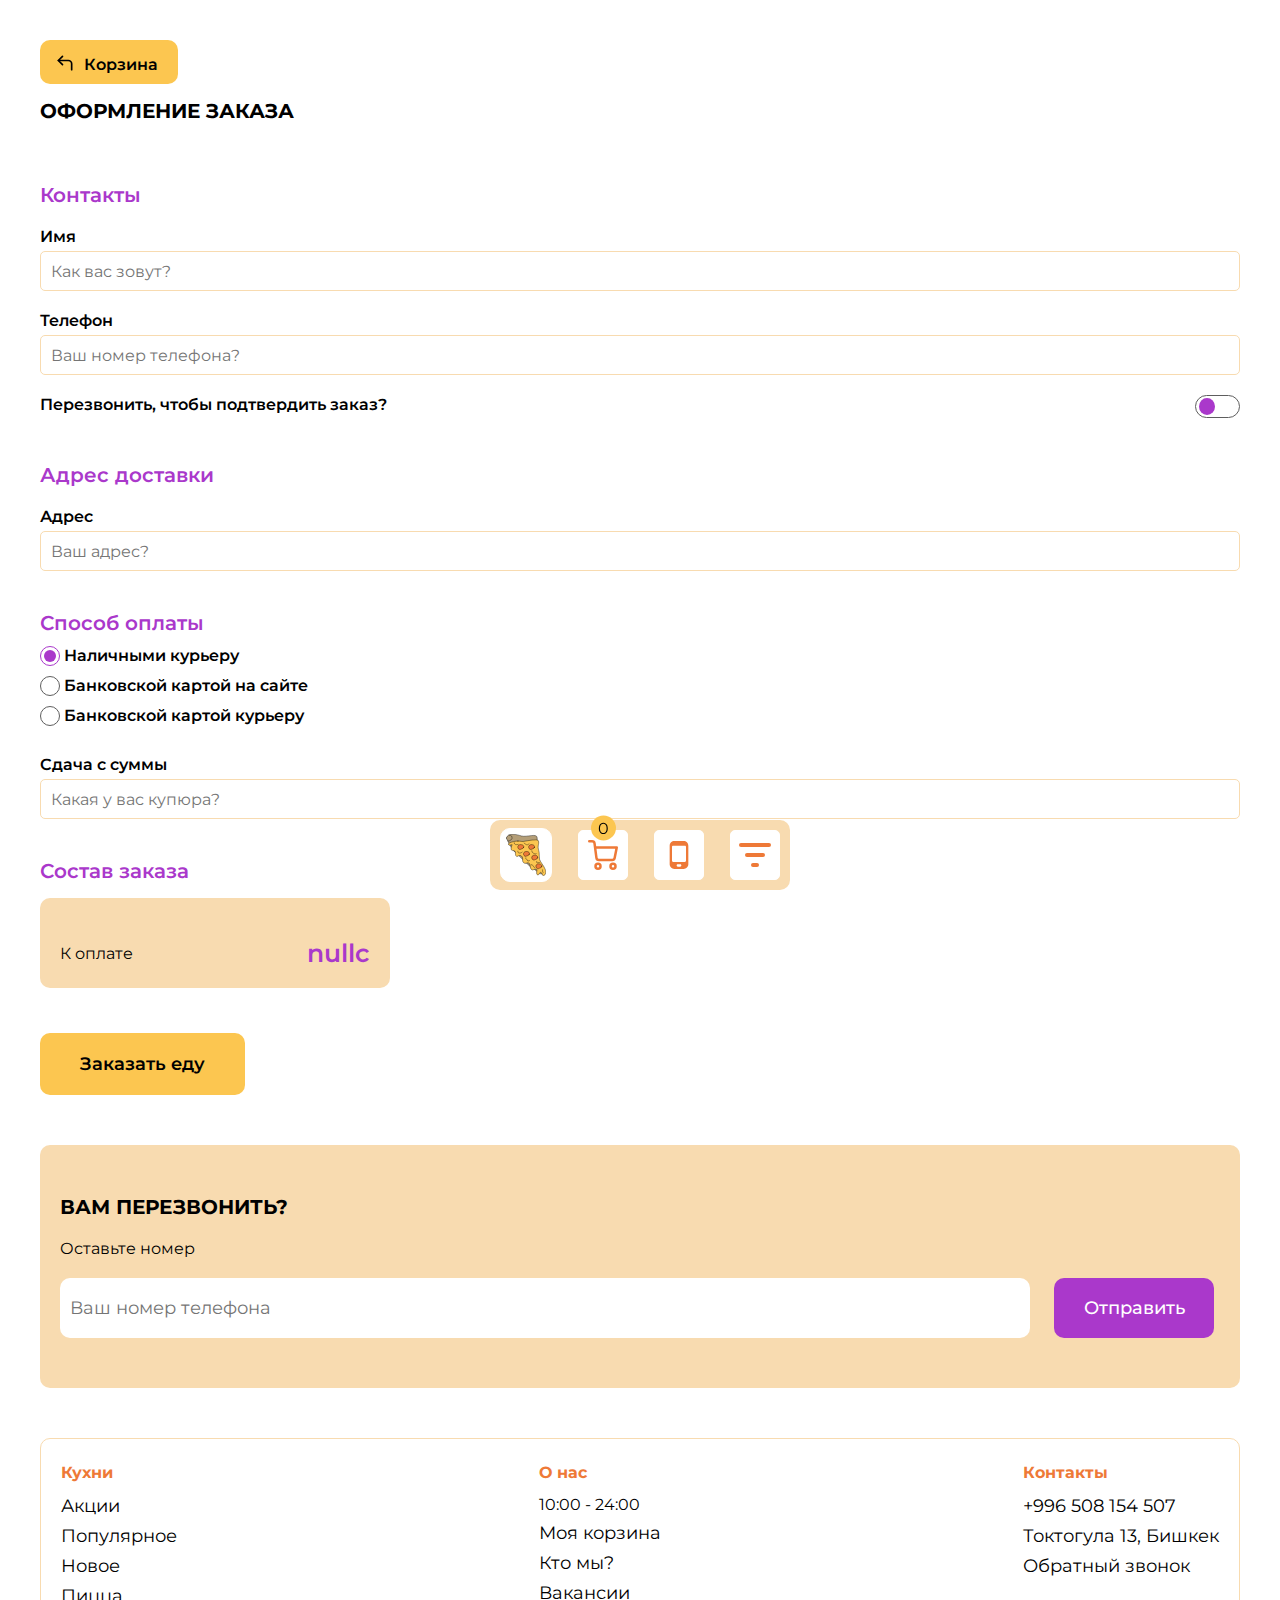
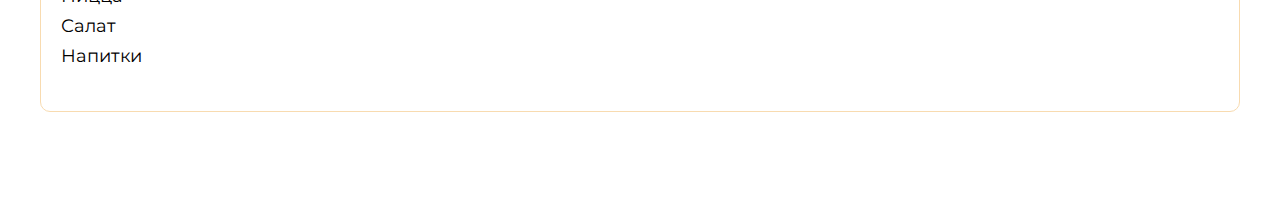
<file: checkout.html>
<!DOCTYPE html>
<html lang="en">

<head>
    <meta charset="UTF-8">
    <meta name="viewport" content="width=device-width, initial-scale=1.0">
    <title>pizpizza Оформление</title>
    <link rel="shortcut icon" href="./content/icons/logo.svg" type="image/x-icon">
    <link rel="stylesheet" href="./assets/css/base.css">
    <link rel="stylesheet" href="./assets/css/checkout.css">
</head>

<body>
    <div class="preloader">
        <canvas id="pizza"></canvas>
    </div>

    <nav>
        <a href="./index.html" class="logo">
            <img src="./content/icons/logo.svg" alt="">
        </a>
        <a href="./cart.html" class="cart_btn">
            <span class="total_count"></span>
            <img src="./content/icons/cart.svg" alt="cart">
        </a>
        <div class="call_btn">
            <div class="call_block">
                <span class="call"><img src="./content/icons/call_btn.svg" alt="mobile"></span>
                <div class="networks">
                    <a href="tel:+996508154507"><img src="./content/icons/call.svg" alt="phone"></a>
                    <a href="mailto:khantorot@gmail.com"><img src="./content/icons/mail.svg" alt="mail"></a>
                    <a href="https://wa.me/+996508154507?text=Привет%20хочу%piz%20pizza" target="_blank"><img
                            src="./content/icons/whatsapp.svg" alt="whatsapp"></a>
                </div>
            </div>
        </div>
        <div class="menu_btn"><span></span></div>
        <div class="menu">
            <div class="menu_catolog_list">
                <a href="./index.html#catolog_list" class="catolog_elem" data-name="discount">Акции</a>
                <a href="./index.html#catolog_list" class="catolog_elem" data-name="popular">Популярное</a>
                <a href="./index.html#catolog_list" class="catolog_elem" data-name="new">Новое</a>
                <a href="./index.html#catolog_list" class="catolog_elem" data-name="pizza">Пицца</a>
                <a href="./index.html#catolog_list" class="catolog_elem" data-name="salad">Салат</a>
                <a href="./index.html#catolog_list" class="catolog_elem" data-name="drink">Напитки</a>
            </div>
            <div class="menu_contact_list">
                <p>10:00 - 24:00 | Пн - Вс</p>
                <a href="tel:+996508154507">+996 700 132 324</a>
                <a href="./cart.html">Корзина</a>
                <a href="./about.html">Кто мы?</a>
                <a href="https://2gis.kg/bishkek/search/%D0%A2%D0%BE%D0%BA%D1%82%D0%BE%D0%B3%D1%83%D0%BB%D0%B0%2013%2C%20%D0%91%D0%B8%D1%88%D0%BA%D0%B5%D0%BA?m=74.461443%2C42.866294%2F15.67"
                    target="_blank">Токтогула 13, Бишкек</a>
                <a href="#callback_anchor">Обратный звонок</a>
            </div>
        </div>
    </nav>
    <div class="container">
        <section class="checkout_container">
            <a href="cart.html" class="go_back_btn"><img src="./content/icons/arrow.svg" alt="arrow"> Корзина</a>
            <h2 class="section_title">Оформление заказа</h2>
            <div class="client_info">
                <form action="">
                    <h4>Контакты</h4>
                    <label for="client_name">Имя</label>
                    <input type="text" placeholder="Как вас зовут?" id="client_name" required>
                    <label for="client_number">Телефон</label>
                    <input type="number" placeholder="Ваш номер телефона?" required>
                    <label class="call_back" for="client_call_back">Перезвонить, чтобы подтвердить заказ?</label>
                    <label class="switch">
                        <input type="checkbox" id="client_call_back">
                        <span class="slider round"></span>
                    </label>
                    <h4>Адрес доставки</h4>
                    <label for="client_address">Адрес</label>
                    <input type="text" placeholder="Ваш адрес?" id="client_address" required>
                    <h4>Способ оплаты</h4>
                    <div class="radio_wrap">
                        <label for="money_cur" class="payment">Наличными курьеру</label>
                        <label class="radio_container">
                            <input type="radio" checked="checked" id="money_cur" name="payment">
                            <span class="checkmark"></span>
                        </label>
                    </div>
                    <div class="radio_wrap">
                        <label for="bank_card" class="payment">Банковской картой на сайте</label>
                        <label class="radio_container">
                            <input type="radio" id="bank_card" name="payment">
                            <span class="checkmark"></span>
                        </label>
                    </div>
                    <div class="radio_wrap">
                        <label for="bank_card_cur" class="payment">Банковской картой курьеру</label>
                        <label class="radio_container">
                            <input type="radio" id="bank_card_cur" name="payment">
                            <span class="checkmark"></span>
                        </label>
                    </div>
                    <label for="change_money" style="margin-top: 30px;">Сдача с суммы</label>
                    <input type="number" placeholder="Какая у вас купюра?" id="change_money">
                    <div class="check_wrap">
                        <h4>Состав заказа</h4>
                        <div class="check"></div>
                        <button>Заказать еду</button>
                    </div>
                </form>
            </div>
        </section>
        <section class="callback_section">
            <a name="callback_anchor" id="callback_anchor"></a>
            <h2>Вам перезвонить?</h2>
            <h4>Оставьте номер</h4>
            <form action="">
                <input type="text" placeholder="Ваш номер телефона">
                <button>Отправить</button>
            </form>
        </section>
        <footer>
            <div class="contact_boxes">
                <ul>
                    <h4>Кухни</h4>
                    <li><a href="./index.html#catolog_list" class="catolog_elem" data-name="discount">Акции</a></li>
                    <li><a href="./index.html#catolog_list" class="catolog_elem" data-name="popular">Популярное</a></li>
                    <li><a href="./index.html#catolog_list" class="catolog_elem" data-name="new">Новое</a></li>
                    <li><a href="./index.html#catolog_list" class="catolog_elem" data-name="pizza">Пицца</a></li>
                    <li><a href="./index.html#catolog_list" class="catolog_elem" data-name="salad">Салат</a></li>
                    <li><a href="./index.html#catolog_list" class="catolog_elem" data-name="drink">Напитки</a></li>
                </ul>
                <ul>
                    <h4>О нас</h4>
                    <li>
                        <p>10:00 - 24:00</p>
                    </li>
                    <li><a href="./cart.html">Моя корзина</a></li>
                    <li><a href="./about.html">Кто мы?</a></li>
                    <li><a href="https://bishkek.headhunter.kg/" target="_blank">Вакансии</a></li>
                </ul>
                <ul>
                    <h4>Контакты</h4>
                    <li><a href="tel:+996508154507">+996 508 154 507</a></li>
                    <li><a
                            href="https://2gis.kg/bishkek/search/%D0%A2%D0%BE%D0%BA%D1%82%D0%BE%D0%B3%D1%83%D0%BB%D0%B0%2013%2C%20%D0%91%D0%B8%D1%88%D0%BA%D0%B5%D0%BA?m=74.461443%2C42.866294%2F15.67">Токтогула
                            13, Бишкек</a></li>
                    <li><a href="#callback_anchor">Обратный звонок</a></li>
                </ul>
            </div>
        </footer>
    </div>

    <script src="./assets/js/data.js"></script>
    <script src="./assets/js/script.js"></script>
    <script src="./assets/js/checkout.js"></script>
</body>

</html>
</file>
<file: assets/css/base.css>
@import url('https://fonts.googleapis.com/css2?family=Montserrat:wght@200;300;400;500;600;700;900&display=swap');

:root{
    --text: #000;
    --bg: #fff;
    --index: #aa38cb;
    --index1: #ee7937;
    --index2: #fcc650;
    --index3: #f8dbb0;
    --index4: #d3eeff;
    --gray: #5e5e5e;
}

body{
    overflow-x: hidden;
    background: var(--bg);
    color: var(--text);
}

*,
*::after,
*::before{
    margin: 0;
    padding: 0;
    user-select: none;
    box-sizing: border-box;
    font-family: 'Montserrat', sans-serif;
    -webkit-tap-highlight-color: transparent;
}

a{
    color: var(--link);
    text-decoration: none;
    outline: none;
}

textarea, button, input{
    border: 0;
    outline: 0;
    color: var(--text);
    border: 1px solid var(--line);
}


h2{
    font-size: 20px;
    text-transform: uppercase;
    margin-bottom: 20px;
}

.go_back_btn{
    background: var(--index2);
    padding: 10px 20px;
    display: inline-block;
    margin-bottom: 15px;
    border-radius: 10px;
    font-weight: 600;
    transition: 0.2s;
}

.go_back_btn img{
    width: 20px;
    transform: translate(-5px, 3px);
}

.go_back_btn:hover{
    background: var(--index3);
}


.preloader{
    position: fixed;
    top: 0;
    left: 0;
    width: 100%;
    height: 100%;
    display: flex;
    align-items: center;
    justify-content: center;
    transition: ease-out 0.5s;
    background: var(--bg);
    z-index: 10;
}

.scrollable{
    overflow: hidden;
}
.preloader_hide{
    visibility: hidden;
    opacity: 0;
}



nav{
    position: fixed;
    display: flex;
    align-items: center;
    justify-content: space-between;
    padding: 0 10px;
    bottom: 10px;
    left: 50%;
    width: 300px;
    transform: translateX(-50%);
    height: 70px;
    background: var(--index3);
    border-radius: 10px;
    z-index: 1;
}



.logo{
    display: flex;
    align-items: center;
    background: var(--bg);
    padding: 5px;
    border-radius: 10px;
    z-index: 1;
    border: 1px solid var(--bg);
}

.logo:hover{
    border-color: var(--index2);
}

.logo img{
    width: 40px;
}

.menu_btn{
    height: 50px;
    width: 50px;
    background: var(--bg);
    border: 1px solid var(--bg);
    border-radius: 5px;
    display: flex;
    align-items: center;
    justify-content: center;
    cursor: pointer;
    z-index: 1;
}

.menu_btn:hover{
    border-color: var(--index2);
}

.menu_btn span{
    height: 4px;
    width: 20px;
    background: var(--index1);
    position: relative;
    border-radius: 5px;
}

.menu_btn span::after,
.menu_btn span::before{
    content: '';
    position: absolute;
    left: 50%;
    width: 32px;
    height: 4px;
    background: var(--index1);
    border-radius: 5px;
}

.menu_btn span::after{
    width: 8px;
    transform: translateY(10px) translateX(-50%);
}

.menu_btn span::before{
    transform: translateY(-10px) translateX(-50%);
}


.menu_btn_active span{
    background: transparent;
}

.menu_btn_active span::after{
    left: 0;
    width: 100%;
    transform: translateY(0) rotate(45deg);
}
.menu_btn_active span::before{
    left: 0;
    width: 100%;
    transform: translateY(0) rotate(-45deg);
}






.menu{
    position: absolute;
    bottom: 80px;
    right: 0px;
    width: 300px;
    height: auto;
    background: var(--index3);
    transform: translateY(50px);
    transition: 0.1s;
    display: flex;
    flex-direction: column;
    align-items: flex-end;
    justify-content: flex-end;
    text-align: right;
    border-radius: 10px;
    padding: 10px;
    opacity: 0;
    visibility: hidden;
}

.menu_show{
    transform: translateY(0);
    opacity: 1;
    visibility: visible;
}


.menu_catolog_list{
    font-size: 20px;
    line-height: 34px;
    display: flex;
    flex-direction: column;
    margin-top: 10px;
}



.menu_contact_list{
    padding: 15px;
    margin: 20px 0px;
    border: 1px solid var(--index2);
    border-radius: 10px;
    display: flex;
    flex-direction: column;
}

.menu_contact_list p{
    font-size: 20px;
    font-weight: 600;
}

.menu_contact_list a{
    margin-top: 10px;
}


.menu a:hover{
    color: var(--index);
}









.call_btn{
    width: 50px;
    height: 50px;
    border-radius: 5px;
    display: flex;
    justify-content: center;
    align-items: center;
    cursor: pointer;
    z-index: 2;
}

.call_btn img{
    width: 60%;
}

.call{
    display:flex;
    justify-content: center;
    align-items: center;
    background: var(--bg);
    width: 50px;
    height: 50px;
    border-radius: 5px;
    position: relative;
    z-index: 5;
    border: 1px solid var(--bg);
}

.call:hover{
    border-color: var(--index2);
}

.call_block{
    position: relative;
}
    
.networks a{
    display: flex;
    width: 50px;
    height: 50px;
    border-radius: 5px;
    justify-content:center;
    transition: transform ease-out 0.1s;
    align-items: center;
    position:absolute;
    left: calc(50% - 25px);
    top: calc(50% - 25px);
    z-index: 0;
    background: var(--bg);
    border: 1px solid var(--index3);
}

.networks a:hover{
    border-color: var(--index2);
}


.networks a img{
    width: 60%;
}

.networks_active a:nth-child(1){
    transform: translateY(-70px)
}
.networks_active a:nth-child(2){
    transform: translateY(-125px);
}
.networks_active a:nth-child(3){
    transform: translateY(-180px)
}














.cart_btn{
    position: relative;
    background: var(--bg);
    width: 50px;
    height: 50px;
    border-radius: 5px;
    display: flex;
    align-items: center;
    justify-content: center;
    z-index: 1;
    border: 1px solid var(--bg);
}

.cart_btn:hover{
    border-color: var(--index2);
}

.cart_btn img{
    width: 30px;
}

.total_count{
    position: absolute;
    transform: translateY(-110%);
    display: flex;
    justify-content: center;
    align-items: center;
    color: var(--text);
    background:  var(--index2);
    height: 25px;
    width: 25px;
    border-radius: 100%;
}



.container{
    padding: 10px 0px 100px 0px;
    margin: 0 auto;
    max-width: 1200px;
    width: 100%;
}















.callback_section{
    background: var(--index3);
    padding: 50px 20px;
    margin: 50px 0px;
    border-radius: 10px;
}

.callback_section h4{
    margin-bottom: 20px;
    font-weight: 400;
}

.callback_section input{
    height: 60px;
    width: calc(100% - 190px);
    border-radius: 10px;
    font-size: 18px;
    padding-left: 10px;
}

.callback_section button{
    font-size: 18px;
    height: 60px;
    width: 160px;
    cursor: pointer;
    margin-left: 20px;
    border-radius: 10px;
    transition: 0.2s;
    background: var(--index);
    color: var(--bg);
    font-weight: 500;
}

.callback_section button:hover{
    background: var(--index2);
    color: var(--text);
}


footer{
    border: 1px solid var(--index3);
    border-radius: 10px;
    padding: 20px;
}

.contact_boxes{
    display: flex;
    flex-wrap: wrap;
    align-items: flex-start;
    justify-content: space-between;
}

.contact_boxes ul{
    max-width: 240px;
    list-style: none;
    line-height: 27px;
    margin-bottom: 20px;
}

.contact_boxes ul h4{
    margin-bottom: 5px;
    color: var(--index1);
}

.contact_boxes ul a{
    font-size: 18px;
    line-height: 30px;
    transition: 0.2s;
}

.contact_boxes ul a:hover{
    color: var(--index);
}
























.product_container{
    display: flex;
    align-items: stretch;
    justify-content: flex-start;
    flex-wrap: wrap;
    width: calc(100% + 10px);
}


.good_card{
    position: relative;
    width: calc(25% - 10px);
    margin: 0 10px 10px 0;
    padding: 10px;
    border-radius: 10px;
    border: 1px solid var(--index3);
    display: flex;
    align-items: center;
    flex-direction: column;
}

.good_card:hover{
    border-color: var(--index2);
}

.good_card_img img{
    max-width: 100%;
    max-height: 200px;
    border-radius: 10px;
}


.good_name{
    display: flex;
    justify-content: space-between;
    align-items: flex-start;
    font-size: 16px;
    width: 100%;
    margin-top: 5px;
}

.good_name h4{
    font-weight: 600;
    margin-right: 5px;
}

.good_discrube{
    margin: 5px 0px;
    font-size: 13px;
}


.good_price{
    display: flex;
    align-items: center;
    width: 100%;
    min-height: 40px;
    margin-top: auto;
}

.price_value{
    font-weight: 600;
    font-size: 18px;
    margin-right: auto;
}
.discount{
    font-size: 13px;
    margin-right: 5px;
    text-decoration: line-through var(--text);
}

.good_price p{
    font-size: 12px;
    margin-right: 10px;
}

.minus_btn{
    width: 28px;
    height: 28px;
    display: flex;
    justify-content: center;
    align-items: center;
    position: relative;
    cursor: pointer;
    border-radius: 100%;
    margin-right: 5px;
    margin-top: 3px;
    background: var(--index3);
}

.minus_btn::after,
.minus_btn:before{
    content: '';
    position: absolute;
    height: 3px;
    width: 50%;
    background: var(--index1);
    border-radius: 5px;
    transform: rotate(-45deg);
}

.minus_btn::after{
    transform: rotate(45deg);
}

.minus_btn:hover{
    background: var(--index1);
}

.minus_btn:hover::after,
.minus_btn:hover::before{
    background: var(--bg);
}

.cart_count_value{
    color: var(--red);
    font-size: 22px;
}

.add_btn{
    width: 35px;
    height: 35px;
    border-radius: 100%;
    display: flex;
    justify-content: center;
    align-items: center;
    position: relative;
    cursor: pointer;
    transition: 0.2s;
}

.add_btn:hover{
    background: var(--index3);
}

.add_btn img{
    width: 70%;
    pointer-events: none;
}


.product_icon{
    position: absolute;
    top: 0px;
    left: 0px;
    width: 55px;
    border-radius: 10px;
}




@media screen and (max-width: 1150px){
    .good_card{
        width: calc(33.333% - 10px);
    }
    .container{
        padding: 0px 10px 100px 10px;
    }
}

@media screen and (max-width: 950px) {
    .good_card{
        width: calc(50% - 10px);
    }
}

@media screen and (max-width: 650px) {
    .good_card{
        width: calc(100% - 10px);
    }

    .callback_section input{
        width: 100%;
    }

    .callback_section button{
        width: 100%;
        margin-top: 20px;
        margin-left: 0;
    }
    nav{
        width: calc(100% - 20px);
        max-width: auto;
        min-width: auto;
    }
    .menu{
        width: 100%;
    }
}
</file>
<file: assets/css/about.css>
.about_section{
    padding: 70px 0;
}

.about_section h4{
    font-weight: 600;
    margin-top: 30px;
    font-size: 18px;
    line-height: 30px;
}

.about_section a{
    color: var(--index);
}

.about_section ul{
    background: var(--index3);
    padding: 10px;
    margin: 10px 0px;
    border-radius: 10px;
    
}

.about_section ul li{
    list-style: none;
    margin-left: 10px;
    font-size: 20px;
    margin-top: 10px;
}

.about_section ul li a{
    color: var(--text);
}

.about_section ul li a:hover{
    color: var(--index);
}

.about_section p{
    font-size: 18px;
    line-height: 25px;
}

















.animated_section{
    position: relative;
    background: var(--index4);
    border-radius: 10px;
	margin: 50px 0;
}

.first-section {
    width: 100%;
    height: 150vh;
    display: flex;
    align-items: center;
    flex-direction: column;
    text-align: center;
    position: relative;
}

.section_1_bg{
      width: 100%;
}
  
.first-section .images-wrapper {
    position: absolute;
}
  
.ingredient-images {
    position: absolute;
    width: 50%;
    height: 90%;
    left: 0;
    top: 10%;
}
  
.section_1_01 {
    position: absolute;
    top: 5%;
    right: 0%;
    width: 20%;
}
  
.section_1_02 {
    position: absolute;
    top: 15%;
    right: 17%;
    width: 15%;
}
  
.section_1_03 {
    position: absolute;
    top: 18%;
    right: 1%;
    width: 20%;
}
  
.section_1_04 {
    position: absolute;
    top: 35%;
    right: 15%;
    width: 15%;
}
  
.section_1_05 {
    position: absolute;
    top: 47%;
    right: 20%;
    width: 15%;
}
  
.section_1_06 {
    position: absolute;
    top: 20%;
    right: 25%;
    width: 25%;
}
  
.section_1_07 {
    position: absolute;
    top: 44%;
    right: 0%;
    width: 25%;
}
  
.section_1_08 {
    position: absolute;
    top: 62%;
    right: 15%;
    width: 16%;
}
  
.section_1_09 {
    position: absolute;
    top: 65%;
    right: 0%;
    width: 25%;
}
  
.second-section {
    width: 100%;
    height: 100vh;
    display: flex;
    align-items: center;
    flex-direction: column;
    text-align: center;
    position: relative;
}

.second-section img{
      width: 100%;
}
  
.second-section .images-wrapper {
    position: absolute;
    display: flex;
    padding: 100px 0;
    top: 20%;
    overflow: hidden;
}
  
.image-container {
    overflow: hidden;
    height: 100%;
}
  
.third-section {
    width: 100%;
    height: 150vh;
    display: flex;
    align-items: center;
    flex-direction: column;
    text-align: center;
    position: relative;
}
  
.third-section .images-wrapper {
    margin-top: 400px;
    display: flex;
    flex-direction: column;
    align-items: center;
}
  
.third-section .images-wrapper img {
    position: absolute;
    width: 25%;
}
  
.forth-section {
    width: 100%;
    height: 150vh;
    display: flex;
    align-items: center;
    flex-direction: column;
    text-align: center;
    position: relative;
}
  
.forth-section .images-wrapper {
    display: flex;
    flex-direction: column;
    align-items: center;
}
  
.forth-section .images-wrapper img {
    position: absolute;
    width: 70%;
}




.back_btn {
	position: relative;
    display: inline-block;
    text-align: center;
	left: 50%;
	margin: 30px 0;
	transform: translateX(-50%);
	background: var(--index2);
	outline: none;
	border: none;
	padding: 20px 40px;
	color: var(--text);
	font-weight: 600;
	font-size: 18px;
	border-radius: 10px;
	cursor: pointer;
	transition: 0.2s;
} 

.back_btn:hover{
	background: var(--index);
	color: var(--bg);
}

  


@media screen and (max-width: 1150px){

    .about_section{
        padding: 30px 0;
    }

	.animated_section{
		overflow: hidden;
	}

	.first-section {
		width: 100%;
		height: 100vh;
	}

	.section_1_bg{
		width: auto;
		height: 60vh;
		margin-top: 20%;
	}

	.ingredient-images {
		margin-top: 20%;
		height: 65%;
	}

	.second-section {
		height: 100vh;
	}
  
	.second-section .images-wrapper {
		top: 40%;
	}

	.third-section {
		height: 150vh;
	}
  
	.third-section .images-wrapper {
		margin-top: 500px;
	}
  
	.third-section .images-wrapper img {
		width: 50%;
	}
  
	.forth-section {
		height: 100vh;
	}
	
	.forth-section .images-wrapper {
		padding-top: 200px;
	}

    .back_btn{
        width: 100%;
    }
}
</file>
<file: assets/css/cart.css>
.preloader{
    display: none;
}

.discount_content{
    margin: 50px 0px;
}

.cart_content{
    margin: 30px 0px;
}

.cart_content .cart_list{
    display: flex;
    flex-wrap: wrap;
}


.cart_content .good_card{
    flex-direction: row;
    flex-wrap: wrap;
}


.cart_content .good_card_img{
    width: 25%
}

.cart_content .good_card_img img{
    border-radius: 5px;
}






.cart_content .good_name{
    margin: 0;
    font-size: 15px;
    width: calc(75% - 30px);
    padding: 3px 10px;
    flex-direction: column;
}

.cart_content .good_name span{
    color: var(--gray);
}

.cart_content .good_discrube{
    display: none;
}

.cart_content .good_price{
    width: 100%;
    display: flex;
    align-items: center;
    margin-top: 5px;
}

.cart_content .price_value{
    font-size: 15px;
}

.cart_content .product_icon{
    left: 0px;
    top: 0px;
    width: 35px;
}


.cart_content .add_btn{
    width: 25px;
    height: 25px;
    background: var(--index3);
    border-radius: 5px;
    margin-right: calc(50% - 50px);
}

.cart_content .add_btn img{
    display: none;
}

.cart_content .add_btn:after,
.cart_content .add_btn:before{
    content: '';
    position: absolute;
    height: 1px;
    width: 50%;
    background: var(--text);   
}

.cart_content .add_btn::after{
    transform: rotate(90deg);
}





.cart_content .minus_btn{
    height: 25px;
    width: 25px;
    background: var(--index3);
    display: flex;
    align-items: center;
    justify-content: center;
    position: relative;
    margin-left: auto;
    border-radius: 5px;
    cursor: pointer;
}

.cart_content .minus_btn:after{
    content: '';
    position: absolute;
    height: 1px;
    width: 50%;
    background: var(--text);
    transform: rotate(0);
}

.cart_content .minus_btn::before{
    display: none;
}

.cart_content .good_num{
    width: 25px;
    height: 25px;
    display: flex;
    align-items: center;
    justify-content: center;
}

.cart_content .sum_of_good{
    position: absolute;
    right: 10px;
    color: var(--text);
    font-size: 18px;
    font-weight: 700;
}

.cart_content .del_btn{
    position: absolute;
    top: 10px;
    right: 10px;
    height: 25px;
    width: 25px;
    background: var(--index3);
    border-radius: 5px;
    display: flex;
    justify-content: center;
    align-items: center;
    cursor: pointer;
}

.cart_content .del_btn:after,
.cart_content .del_btn::before{
    content: '';
    position: absolute;
    height: 1px;
    width: 60%;
    background: var(--text);
    transform: rotate(-45deg);  

}

.cart_content .del_btn:after{
    transform: rotate(45deg);
}





.help_block{
    width: 100%;
    overflow: hidden;
    display: none;
}

.help_block img{
    max-width: 400px;
    margin: 10px 0px;
}








.total_block{
    background: var(--index3);
    max-width: 400px;
    padding: 5px 20px;
    margin: 30px auto;
    border-radius: 10px;
    display: flex;
    justify-content: space-between;
    align-items: center;
    flex-wrap: wrap;
}

.total_block a{
    margin: 25px auto;
    background: var(--index2);
    color: var(--text);
    padding: 15px 30px;
    text-align: center;
    border-radius: 10px;
    font-size: 18px;
    font-weight: 700;
    transition: 0.2s;
}

.total_block a:hover{
    background: var(--index);
    color: var(--bg);
}

.total_block div{
    width: 100%;
    display: flex;
    align-items: center;
    margin-top: 20px;
    font-weight: 700;
    background: var(--bg);
    padding: 5px 10px;
    border-radius: 10px;
}

.total_discount{
    margin-left: auto;
    color: var(--index1);
    font-size: 18px;
}

.total_sum{
    margin-left: auto;
    color: var(--index);
    font-size: 25px;
}







@media screen and (max-width: 650px) {
    .total_block{
        max-width: 100%;
        width: 100%;
    }

    .cart_content .good_card{
        width: 100%;
        margin: 0 0 10px 0;
    }

    .help_block img{
        width: 100%;
    }
}
</file>
<file: assets/css/checkout.css>
.preloader{
    display: none;
}

.checkout_container{
	margin: 30px 0px;
}

.client_info form{
    display: flex;
    flex-wrap: wrap;
}

.client_info form h4{
	color: var(--index);
	width: 100%;
	margin-top: 40px;
    font-size: 20px;
    font-weight: 600;
}

.client_info form label{
	margin: 20px 0px 5px 0px;
	font-size: 16px;
    font-weight: 600;
}

.client_info form input{
	width: 100%;
	background: none;
	outline: none;
	border: 1px solid var(--index3);
	height: 40px;
    border-radius: 5px;
	padding-left: 10px;
	font-size: 16px;
}



.call_back{
	padding-right: 5px;
	width: calc(100% - 45px);
	cursor: pointer;
}

.switch {
    position: relative;
    display: inline-block;
    width: 45px;
	height: 23px;
    border: 1px solid var(--gray);
    border-radius: 50px;
}
  

.switch input {
	display:none;
}
  

.slider {
    position: absolute;
    cursor: pointer;
    top: 0;
    left: 0;
    right: 0;
    bottom: 0;
    transition: 0.4s;
}
  
.slider:before {
    position: absolute;
    content: "";
    height: 17px;
    width:16px;
    left: 3px;
    bottom: 2px;
    background-color: var(--index);
    transition: 0.4s;
}

input:checked + .slider {
    background-color: var(--index2);
}
  
  
input:checked + .slider:before {
    -webkit-transform: translateX(21px);
    -ms-transform: translateX(21px);
    transform: translateX(21px);
}
  
.slider.round {
    border-radius: 34px;
}
  
.slider.round:before {
    border-radius: 50%;
}


.radio_wrap{
	display: flex;
	justify-content: space-between;
	width: 100%;
}

.radio_wrap{
	width: 100%;
	display: flex;
	flex-direction: row-reverse;
	align-items: center;
	justify-content: flex-end;
	height: 30px;
}

.payment{
	position: relative;
	height: 24px;
	cursor: pointer;
}


.radio_container {
	display: block;
	position: relative;
	cursor: pointer;
	width: 24px;
	height: 24px;
}
  

.radio_container input {
	display: none;
}
  
.checkmark {
	position: absolute;
	top: 0;
	left: 0;
	height: 20px;
	width: 20px;
	border: 1px solid var(--gray);
	border-radius: 50%;
}
  

.radio_container input:checked ~ .checkmark {
	border: 1px solid var(--index);
}



  
.checkmark:after {
	content: "";
	position: absolute;
	display: none;
}
  
.radio_container input:checked ~ .checkmark:after {
	display: block;
}
  
.radio_container .checkmark:after {
	top: 50%;
	left: 50%;
	transform: translate(-50%, -50%);
	width: 12px;
	height: 12px;
	border-radius: 50%;
	background: var(--index);
}









.check_wrap{
	width: 100%;
	display: flex;
	align-items: flex-start;
	flex-direction: column;
}


.check{
	min-width: 350px;
	margin: 15px 0;
	background: var(--index3);
	padding: 20px;
	border-radius: 10px;
}

.check_elem{
	display: flex;
	font-size: 14px;
	margin: 4px 0px;
	padding: 4px;
	border-radius: 4px;
}

.check .check_elem:nth-child(2n){
	background: var(--bg);
}

.check_sum{
	display: inline-block;
	width: 70px;
	text-align: right;
	margin-left: auto;
}

.check_count{
	width: 25px;
}

.total_list{
	display: flex;
	align-items: center;
	border-top: 1px solid var(--shadow);
	margin-top: 20px;
}

.total_value{
	margin-left: auto;
	font-size: 25px;
	font-weight: 600;
	color: var(--index);
}

.checkout_container button{
	margin-top: 30px;
	background: var(--index2);
	outline: none;
	border: none;
	padding: 20px 40px;
	color: var(--text);
	font-weight: 600;
	font-size: 18px;
	border-radius: 10px;
	cursor: pointer;
	transition: 0.2s;
} 

.checkout_container button:hover{
	background: var(--index);
	color: var(--bg);
}


@media screen and (max-width: 650px) {

	.check{
		min-width: auto;
		width: 100%;
	}

	.checkout_container button{
		width: 100%;
	}
}
</file>
<file: assets/css/index.css>
.glide_banner{
    max-height: calc(60vh - 100px);
    width: 100%;
    overflow: hidden;
    border-radius: 10px;
    margin: 20px 0;
}

.glide_banner .banner img{
    width: 100%;
    display: block;
    border-radius: 10px;
}



.catolog_list{
    display: flex;
    flex-wrap: wrap;
    padding: 30px 0;
}

.catolog_list .catolog_elem{
    padding: 5px 20px;
    margin: 0px 5px 5px 0px;
    border-radius: 10px;
    cursor: pointer;
    border: 1px solid var(--index2);
    transition: 0.2s;
}

.catolog_list .choosen_catolog_elem{
    background: var(--index2);
    user-select: none;
}


.catolog_list .catolog_elem:hover{
    background: var(--index3);
}
</file>
